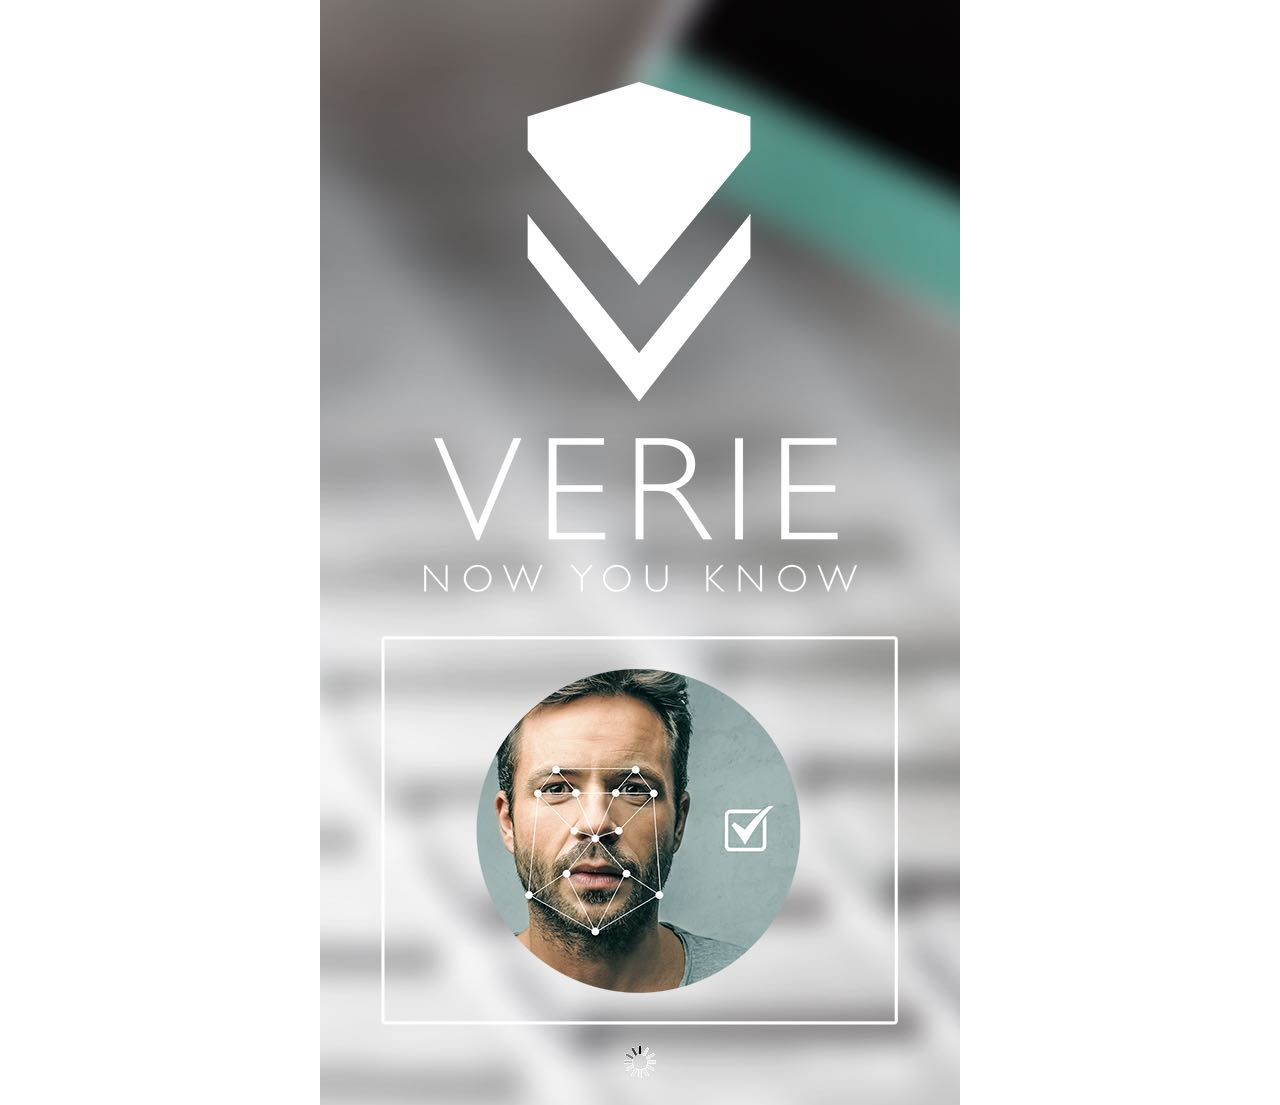
<file: index.html>
﻿<!DOCTYPE html>
<html>
  <head>
    <title>Verie</title>
    <meta http-equiv="X-UA-Compatible" content="IE=edge"/>
    <meta http-equiv="content-type" content="text/html; charset=utf-8"/>
    <meta name="viewport" content="width=540, user-scalable=no”/><style type=”text/css”> html { -webkit-tap-highlight-color:rgba(0,0,0,0); outline: none; -webkit-text-size-adjust: none; -webkit-touch-callout: none; -webkit-user-select: none; } input, textarea {-webkit-tap-highlight-color:#ccc; }</style><meta param=”"/>
    <meta name="apple-mobile-web-app-capable" content="yes"/>
    <link href="data/apple-touch-icon.png" rel="apple-touch-icon"/>
    <link href="data/startup-iphone.png" rel="apple-touch-startup-image" media="screen and (max-device-width: 320px)"/>
    <link href="resources/css/jquery-ui-themes.css" type="text/css" rel="stylesheet"/>
    <link href="resources/css/axure_rp_page.css" type="text/css" rel="stylesheet"/>
    <link href="data/styles.css" type="text/css" rel="stylesheet"/>
    <link href="files/verie/styles.css" type="text/css" rel="stylesheet"/>
    <link href="http://fonts.googleapis.com/css?family=Roboto:400,100,100italic,300,300italic,900italic,900,700italic,700,500italic,500,400italic" type="text/css" rel="stylesheet"/>
    <link href="https://dl.dropboxusercontent.com/u/1913634/IconFont-Google/style.css" type="text/css" rel="stylesheet"/>
    <script src="resources/scripts/jquery-1.7.1.min.js"></script>
    <script src="resources/scripts/jquery-ui-1.8.10.custom.min.js"></script>
    <script src="resources/scripts/axure/axQuery.js"></script>
    <script src="resources/scripts/axure/globals.js"></script>
    <script src="resources/scripts/axutils.js"></script>
    <script src="resources/scripts/axure/annotation.js"></script>
    <script src="resources/scripts/axure/axQuery.std.js"></script>
    <script src="resources/scripts/axure/doc.js"></script>
    <script src="data/document.js"></script>
    <script src="resources/scripts/messagecenter.js"></script>
    <script src="resources/scripts/axure/events.js"></script>
    <script src="resources/scripts/axure/action.js"></script>
    <script src="resources/scripts/axure/expr.js"></script>
    <script src="resources/scripts/axure/geometry.js"></script>
    <script src="resources/scripts/axure/flyout.js"></script>
    <script src="resources/scripts/axure/ie.js"></script>
    <script src="resources/scripts/axure/model.js"></script>
    <script src="resources/scripts/axure/repeater.js"></script>
    <script src="resources/scripts/axure/sto.js"></script>
    <script src="resources/scripts/axure/utils.temp.js"></script>
    <script src="resources/scripts/axure/variables.js"></script>
    <script src="resources/scripts/axure/drag.js"></script>
    <script src="resources/scripts/axure/move.js"></script>
    <script src="resources/scripts/axure/visibility.js"></script>
    <script src="resources/scripts/axure/style.js"></script>
    <script src="resources/scripts/axure/adaptive.js"></script>
    <script src="resources/scripts/axure/tree.js"></script>
    <script src="resources/scripts/axure/init.temp.js"></script>
    <script src="files/verie/data.js"></script>
    <script src="resources/scripts/axure/legacy.js"></script>
    <script src="resources/scripts/axure/viewer.js"></script>
    <script type="text/javascript">
      $axure.utils.getTransparentGifPath = function() { return 'resources/images/transparent.gif'; };
      $axure.utils.getOtherPath = function() { return 'resources/Other.html'; };
      $axure.utils.getReloadPath = function() { return 'resources/reload.html'; };
    </script>
  </head>
  <body>
    <div id="base" class="">

      <!-- Index (Dynamic Panel) -->
      <div id="u0" class="ax_dynamic_panel" data-label="Index">
        <div id="u0_state0" class="panel_state" data-label="SpashPage">
          <div id="u0_state0_content" class="panel_state_content">

            <!-- SpashScreen (Dynamic Panel) -->
            <div id="u1" class="ax_dynamic_panel" data-label="SpashScreen">
              <div id="u1_state0" class="panel_state" data-label="State1Visible">
                <div id="u1_state0_content" class="panel_state_content">

                  <!-- Unnamed (Image) -->
                  <div id="u2" class="ax_image">
                    <img id="u2_img" class="img " src="images/verie/u2.png"/>
                    <!-- Unnamed () -->
                    <div id="u3" class="text">
                      <p><span></span></p>
                    </div>
                  </div>
                </div>
              </div>
            </div>

            <!-- spin-2sec (Dynamic Panel) -->
            <div id="u4" class="ax_dynamic_panel" data-label="spin-2sec">
              <div id="u4_state0" class="panel_state" data-label="State1">
                <div id="u4_state0_content" class="panel_state_content">

                  <!-- Unnamed (Image) -->
                  <div id="u5" class="ax_image">
                    <img id="u5_img" class="img " src="images/verie/u5.gif"/>
                    <!-- Unnamed () -->
                    <div id="u6" class="text">
                      <p><span></span></p>
                    </div>
                  </div>
                </div>
              </div>
            </div>
          </div>
        </div>
        <div id="u0_state1" class="panel_state" data-label="HomePage">
          <div id="u0_state1_content" class="panel_state_content">

            <!-- Unnamed (background) -->

            <!-- Unnamed (Image) -->
            <div id="u8" class="ax_image">
              <img id="u8_img" class="img " src="images/verie/u8.png"/>
              <!-- Unnamed () -->
              <div id="u9" class="text">
                <p><span></span></p>
              </div>
            </div>

            <!-- Footer (Dynamic Panel) -->
            <div id="u10" class="ax_dynamic_panel" data-label="Footer">
              <div id="u10_state0" class="panel_state" data-label="State1">
                <div id="u10_state0_content" class="panel_state_content">

                  <!-- Unnamed (Shape) -->
                  <div id="u11" class="ax_shape">
                    <img id="u11_img" class="img " src="images/verie/u11.png"/>
                    <!-- Unnamed () -->
                    <div id="u12" class="text">
                      <p><span></span></p>
                    </div>
                  </div>

                  <!-- Unnamed (Shape) -->
                  <div id="u13" class="ax_paragraph">
                    <img id="u13_img" class="img " src="resources/images/transparent.gif"/>
                    <!-- Unnamed () -->
                    <div id="u14" class="text">
                      <p><span>Earn your trust. Get VERIED.</span></p>
                    </div>
                  </div>
                </div>
              </div>
            </div>

            <!-- Unnamed (Coming Soon Dialog) -->

            <!-- ComingSoonDialog (Dynamic Panel) -->
            <div id="u16" class="ax_dynamic_panel" data-label="ComingSoonDialog">
              <div id="u16_state0" class="panel_state" data-label="State1">
                <div id="u16_state0_content" class="panel_state_content">

                  <!-- Unnamed (Shape) -->
                  <div id="u17" class="ax_shape">
                    <img id="u17_img" class="img " src="images/verie/u17.png"/>
                    <!-- Unnamed () -->
                    <div id="u18" class="text">
                      <p style="font-size:30px;"><span style="font-size:30px;">Under Construction</span></p><p style="font-size:20px;"><span style="font-size:20px;">&nbsp;</span></p><p style="font-size:24px;"><span style="font-size:24px;">This feature is coming soon. Check back in a few days.</span></p>
                    </div>
                  </div>

                  <!-- Unnamed (Shape) -->
                  <div id="u19" class="ax_shape">
                    <img id="u19_img" class="img " src="resources/images/transparent.gif"/>
                    <!-- Unnamed () -->
                    <div id="u20" class="text">
                      <p><span>ACCEPT</span></p>
                    </div>
                  </div>

                  <!-- clickarea-A (Shape) -->
                  <div id="u21" class="ax_shape" data-label="clickarea-A">
                    <img id="u21_img" class="img " src="resources/images/transparent.gif"/>
                    <!-- Unnamed () -->
                    <div id="u22" class="text">
                      <p><span></span></p>
                    </div>
                  </div>
                </div>
              </div>
            </div>

            <!-- Unnamed (Image) -->
            <div id="u23" class="ax_image">
              <img id="u23_img" class="img " src="images/verie/u23.png"/>
              <!-- Unnamed () -->
              <div id="u24" class="text">
                <p><span></span></p>
              </div>
            </div>

            <!-- Unnamed (Shape) -->
            <div id="u25" class="ax_shape">
              <img id="u25_img" class="img " src="images/verie/u25.png"/>
              <!-- Unnamed () -->
              <div id="u26" class="text">
                <p><span>ENROLL ME</span></p>
              </div>
            </div>

            <!-- clickarea-A (Shape) -->
            <div id="u27" class="ax_shape" data-label="clickarea-A">
              <img id="u27_img" class="img " src="resources/images/transparent.gif"/>
              <!-- Unnamed () -->
              <div id="u28" class="text">
                <p><span></span></p>
              </div>
            </div>

            <!-- Unnamed (Shape) -->
            <div id="u29" class="ax_shape">
              <img id="u29_img" class="img " src="images/verie/u29.png"/>
              <!-- Unnamed () -->
              <div id="u30" class="text">
                <p><span>VERIE ME</span></p>
              </div>
            </div>

            <!-- clickarea-A (Shape) -->
            <div id="u31" class="ax_shape" data-label="clickarea-A">
              <img id="u31_img" class="img " src="resources/images/transparent.gif"/>
              <!-- Unnamed () -->
              <div id="u32" class="text">
                <p><span></span></p>
              </div>
            </div>
          </div>
        </div>
        <div id="u0_state2" class="panel_state" data-label="EnrollPage">
          <div id="u0_state2_content" class="panel_state_content">

            <!-- Unnamed (background) -->

            <!-- Unnamed (Image) -->
            <div id="u34" class="ax_image">
              <img id="u34_img" class="img " src="images/verie/u8.png"/>
              <!-- Unnamed () -->
              <div id="u35" class="text">
                <p><span></span></p>
              </div>
            </div>

            <!-- Unnamed (Shape) -->
            <div id="u36" class="ax_shape">
              <img id="u36_img" class="img " src="images/verie/u36.png"/>
              <!-- Unnamed () -->
              <div id="u37" class="text">
                <p><span>Enroll</span></p>
              </div>
            </div>

            <!-- Unnamed (Shape) -->
            <div id="u38" class="ax_paragraph">
              <img id="u38_img" class="img " src="resources/images/transparent.gif"/>
              <!-- Unnamed () -->
              <div id="u39" class="text">
                <p><span></span></p>
              </div>
            </div>

            <!-- Unnamed (Horizontal Line) -->
            <div id="u40" class="ax_horizontal_line">
              <img id="u40_start" class="img " src="resources/images/transparent.gif" alt="u40_start"/>
              <img id="u40_end" class="img " src="resources/images/transparent.gif" alt="u40_end"/>
              <img id="u40_line" class="img " src="images/verie/u40_line.png" alt="u40_line"/>
            </div>

            <!-- Unnamed (Shape) -->
            <div id="u41" class="ax_paragraph">
              <img id="u41_img" class="img " src="resources/images/transparent.gif"/>
              <!-- Unnamed () -->
              <div id="u42" class="text">
                <p><span>Take a short, 5 second video of yourself</span></p>
              </div>
            </div>

            <!-- Unnamed (Horizontal Line) -->
            <div id="u43" class="ax_horizontal_line">
              <img id="u43_start" class="img " src="resources/images/transparent.gif" alt="u43_start"/>
              <img id="u43_end" class="img " src="resources/images/transparent.gif" alt="u43_end"/>
              <img id="u43_line" class="img " src="images/verie/u40_line.png" alt="u43_line"/>
            </div>

            <!-- Unnamed (Shape) -->
            <div id="u44" class="ax_paragraph">
              <img id="u44_img" class="img " src="resources/images/transparent.gif"/>
              <!-- Unnamed () -->
              <div id="u45" class="text">
                <p><span>Scan the </span><span>Front</span><span> of your Government Issued ID or Driver's License </span></p>
              </div>
            </div>

            <!-- Unnamed (Shape) -->
            <div id="u46" class="ax_paragraph">
              <img id="u46_img" class="img " src="resources/images/transparent.gif"/>
              <!-- Unnamed () -->
              <div id="u47" class="text">
                <p><span>Scan the </span><span>Back</span><span> of your Government Issued ID or Driver's License </span></p>
              </div>
            </div>

            <!-- clickarea-A (Shape) -->
            <div id="u48" class="ax_shape" data-label="clickarea-A">
              <img id="u48_img" class="img " src="resources/images/transparent.gif"/>
              <!-- Unnamed () -->
              <div id="u49" class="text">
                <p><span></span></p>
              </div>
            </div>

            <!-- Unnamed (Shape) -->
            <div id="u50" class="ax_paragraph">
              <img id="u50_img" class="img " src="resources/images/transparent.gif"/>
              <!-- Unnamed () -->
              <div id="u51" class="text">
                <p><span></span></p>
              </div>
            </div>

            <!-- Step1SwipeArea (Dynamic Panel) -->
            <div id="u52" class="ax_dynamic_panel" data-label="Step1SwipeArea">
              <div id="u52_state0" class="panel_state" data-label="State1">
                <div id="u52_state0_content" class="panel_state_content">

                  <!-- Unnamed (Hot Spot) -->
                  <div id="u53" class="ax_hot_spot">
                  </div>
                </div>
              </div>
            </div>

            <!-- Step2SwipeArea (Dynamic Panel) -->
            <div id="u54" class="ax_dynamic_panel" data-label="Step2SwipeArea">
              <div id="u54_state0" class="panel_state" data-label="State1">
                <div id="u54_state0_content" class="panel_state_content">

                  <!-- Unnamed (Hot Spot) -->
                  <div id="u55" class="ax_hot_spot">
                  </div>
                </div>
              </div>
            </div>

            <!-- Step3SwipeArea (Dynamic Panel) -->
            <div id="u56" class="ax_dynamic_panel" data-label="Step3SwipeArea">
              <div id="u56_state0" class="panel_state" data-label="State1">
                <div id="u56_state0_content" class="panel_state_content">

                  <!-- Unnamed (Hot Spot) -->
                  <div id="u57" class="ax_hot_spot">
                  </div>
                </div>
              </div>
            </div>

            <!-- Step1Button (Dynamic Panel) -->
            <div id="u58" class="ax_dynamic_panel" data-label="Step1Button">
              <div id="u58_state0" class="panel_state" data-label="State1Default">
                <div id="u58_state0_content" class="panel_state_content">

                  <!-- Unnamed (Shape) -->
                  <div id="u59" class="ax_shape">
                    <img id="u59_img" class="img " src="images/verie/u59.png"/>
                    <!-- Unnamed () -->
                    <div id="u60" class="text">
                      <p><span>Step 1</span></p>
                    </div>
                  </div>
                </div>
              </div>
              <div id="u58_state1" class="panel_state" data-label="State2Complete">
                <div id="u58_state1_content" class="panel_state_content">

                  <!-- Unnamed (Shape) -->
                  <div id="u61" class="ax_shape">
                    <img id="u61_img" class="img " src="images/verie/u59.png"/>
                    <!-- Unnamed () -->
                    <div id="u62" class="text">
                      <p><span></span></p>
                    </div>
                  </div>

                  <!-- Unnamed (Image) -->
                  <div id="u63" class="ax_image">
                    <img id="u63_img" class="img " src="images/verie/u63.png"/>
                    <!-- Unnamed () -->
                    <div id="u64" class="text">
                      <p><span></span></p>
                    </div>
                  </div>
                </div>
              </div>
            </div>

            <!-- Step2Button (Dynamic Panel) -->
            <div id="u65" class="ax_dynamic_panel" data-label="Step2Button">
              <div id="u65_state0" class="panel_state" data-label="State1Default">
                <div id="u65_state0_content" class="panel_state_content">

                  <!-- Unnamed (Shape) -->
                  <div id="u66" class="ax_shape">
                    <img id="u66_img" class="img " src="images/verie/u59.png"/>
                    <!-- Unnamed () -->
                    <div id="u67" class="text">
                      <p><span>Step 2</span></p>
                    </div>
                  </div>
                </div>
              </div>
              <div id="u65_state1" class="panel_state" data-label="State2Complete">
                <div id="u65_state1_content" class="panel_state_content">

                  <!-- Unnamed (Shape) -->
                  <div id="u68" class="ax_shape">
                    <img id="u68_img" class="img " src="images/verie/u59.png"/>
                    <!-- Unnamed () -->
                    <div id="u69" class="text">
                      <p><span></span></p>
                    </div>
                  </div>

                  <!-- Unnamed (Image) -->
                  <div id="u70" class="ax_image">
                    <img id="u70_img" class="img " src="images/verie/u63.png"/>
                    <!-- Unnamed () -->
                    <div id="u71" class="text">
                      <p><span></span></p>
                    </div>
                  </div>
                </div>
              </div>
            </div>

            <!-- Step3Button (Dynamic Panel) -->
            <div id="u72" class="ax_dynamic_panel" data-label="Step3Button">
              <div id="u72_state0" class="panel_state" data-label="State1Default">
                <div id="u72_state0_content" class="panel_state_content">

                  <!-- Unnamed (Shape) -->
                  <div id="u73" class="ax_shape">
                    <img id="u73_img" class="img " src="images/verie/u59.png"/>
                    <!-- Unnamed () -->
                    <div id="u74" class="text">
                      <p><span>Step 3</span></p>
                    </div>
                  </div>
                </div>
              </div>
              <div id="u72_state1" class="panel_state" data-label="State2Complete">
                <div id="u72_state1_content" class="panel_state_content">

                  <!-- Unnamed (Shape) -->
                  <div id="u75" class="ax_shape">
                    <img id="u75_img" class="img " src="images/verie/u59.png"/>
                    <!-- Unnamed () -->
                    <div id="u76" class="text">
                      <p><span></span></p>
                    </div>
                  </div>

                  <!-- Unnamed (Image) -->
                  <div id="u77" class="ax_image">
                    <img id="u77_img" class="img " src="images/verie/u63.png"/>
                    <!-- Unnamed () -->
                    <div id="u78" class="text">
                      <p><span></span></p>
                    </div>
                  </div>
                </div>
              </div>
            </div>

            <!-- Footer (Dynamic Panel) -->
            <div id="u79" class="ax_dynamic_panel" data-label="Footer">
              <div id="u79_state0" class="panel_state" data-label="State1">
                <div id="u79_state0_content" class="panel_state_content">

                  <!-- Unnamed (Shape) -->
                  <div id="u80" class="ax_shape">
                    <img id="u80_img" class="img " src="images/verie/u11.png"/>
                    <!-- Unnamed () -->
                    <div id="u81" class="text">
                      <p><span></span></p>
                    </div>
                  </div>

                  <!-- Unnamed (Shape) -->
                  <div id="u82" class="ax_paragraph">
                    <img id="u82_img" class="img " src="resources/images/transparent.gif"/>
                    <!-- Unnamed () -->
                    <div id="u83" class="text">
                      <p><span>Complete all steps to continue.</span></p>
                    </div>
                  </div>
                </div>
              </div>
            </div>

            <!-- ContinueButton (Dynamic Panel) -->
            <div id="u84" class="ax_dynamic_panel" data-label="ContinueButton">
              <div id="u84_state0" class="panel_state" data-label="State1">
                <div id="u84_state0_content" class="panel_state_content">

                  <!-- Complete (Shape) -->
                  <div id="u85" class="ax_shape" data-label="Complete">
                    <img id="u85_img" class="img " src="images/verie/u25.png"/>
                    <!-- Unnamed () -->
                    <div id="u86" class="text">
                      <p><span>CONTINUE</span></p>
                    </div>
                  </div>

                  <!-- clickarea-A (Shape) -->
                  <div id="u87" class="ax_shape" data-label="clickarea-A">
                    <img id="u87_img" class="img " src="resources/images/transparent.gif"/>
                    <!-- Unnamed () -->
                    <div id="u88" class="text">
                      <p><span></span></p>
                    </div>
                  </div>
                </div>
              </div>
            </div>

            <!-- Unnamed (Shape) -->
            <div id="u89" class="ax_paragraph">
              <img id="u89_img" class="img " src="resources/images/transparent.gif"/>
              <!-- Unnamed () -->
              <div id="u90" class="text">
                <p><span></span></p>
              </div>
            </div>

            <!-- Unnamed (Shape) -->
            <div id="u91" class="ax_paragraph">
              <img id="u91_img" class="img " src="resources/images/transparent.gif"/>
              <!-- Unnamed () -->
              <div id="u92" class="text">
                <p><span></span></p>
              </div>
            </div>

            <!-- ProcessingLogo (Dynamic Panel) -->
            <div id="u93" class="ax_dynamic_panel" data-label="ProcessingLogo">
              <div id="u93_state0" class="panel_state" data-label="State1">
                <div id="u93_state0_content" class="panel_state_content">

                  <!-- Unnamed (background) -->

                  <!-- Unnamed (Image) -->
                  <div id="u95" class="ax_image">
                    <img id="u95_img" class="img " src="images/verie/u8.png"/>
                    <!-- Unnamed () -->
                    <div id="u96" class="text">
                      <p><span></span></p>
                    </div>
                  </div>

                  <!-- Unnamed (Shape) -->
                  <div id="u97" class="ax_shape">
                    <img id="u97_img" class="img " src="images/verie/u97.png"/>
                    <!-- Unnamed () -->
                    <div id="u98" class="text">
                      <p><span></span></p>
                    </div>
                  </div>

                  <!-- Unnamed (Image) -->
                  <div id="u99" class="ax_image">
                    <img id="u99_img" class="img " src="images/verie/u99.gif"/>
                    <!-- Unnamed () -->
                    <div id="u100" class="text">
                      <p><span></span></p>
                    </div>
                  </div>
                </div>
              </div>
            </div>
          </div>
        </div>
        <div id="u0_state3" class="panel_state" data-label="SelfieImagePage">
          <div id="u0_state3_content" class="panel_state_content">

            <!-- Unnamed (Dynamic Panel) -->
            <div id="u101" class="ax_dynamic_panel">
              <div id="u101_state0" class="panel_state" data-label="State1">
                <div id="u101_state0_content" class="panel_state_content">

                  <!-- Unnamed (Image) -->
                  <div id="u102" class="ax_image">
                    <img id="u102_img" class="img " src="images/verie/u102.jpg"/>
                    <!-- Unnamed () -->
                    <div id="u103" class="text">
                      <p><span></span></p>
                    </div>
                  </div>

                  <!-- Unnamed (Image) -->
                  <div id="u104" class="ax_image">
                    <img id="u104_img" class="img " src="images/verie/u104.png"/>
                    <!-- Unnamed () -->
                    <div id="u105" class="text">
                      <p><span></span></p>
                    </div>
                  </div>

                  <!-- Unnamed (Image) -->
                  <div id="u106" class="ax_image">
                    <img id="u106_img" class="img " src="images/verie/u106.png"/>
                    <!-- Unnamed () -->
                    <div id="u107" class="text">
                      <p><span></span></p>
                    </div>
                  </div>

                  <!-- Unnamed (Shape) -->
                  <div id="u108" class="ax_shape">
                    <img id="u108_img" class="img " src="images/verie/u108.png"/>
                    <!-- Unnamed () -->
                    <div id="u109" class="text">
                      <p><span></span></p>
                    </div>
                  </div>

                  <!-- Unnamed (Shape) -->
                  <div id="u110" class="ax_shape">
                    <img id="u110_img" class="img " src="images/verie/u108.png"/>
                    <!-- Unnamed () -->
                    <div id="u111" class="text">
                      <p><span></span></p>
                    </div>
                  </div>

                  <!-- Unnamed (Shape) -->
                  <div id="u112" class="ax_shape">
                    <img id="u112_img" class="img " src="images/verie/u112.png"/>
                    <!-- Unnamed () -->
                    <div id="u113" class="text">
                      <p><span></span></p>
                    </div>
                  </div>

                  <!-- Unnamed (Shape) -->
                  <div id="u114" class="ax_paragraph">
                    <img id="u114_img" class="img " src="resources/images/transparent.gif"/>
                    <!-- Unnamed () -->
                    <div id="u115" class="text">
                      <p><span>Take Picture of Yourself</span></p>
                    </div>
                  </div>
                </div>
              </div>
            </div>
          </div>
        </div>
        <div id="u0_state4" class="panel_state" data-label="FrontImagePage">
          <div id="u0_state4_content" class="panel_state_content">

            <!-- Unnamed (Dynamic Panel) -->
            <div id="u116" class="ax_dynamic_panel">
              <div id="u116_state0" class="panel_state" data-label="State1">
                <div id="u116_state0_content" class="panel_state_content">

                  <!-- Unnamed (Image) -->
                  <div id="u117" class="ax_image">
                    <img id="u117_img" class="img " src="images/verie/u117.png"/>
                    <!-- Unnamed () -->
                    <div id="u118" class="text">
                      <p><span></span></p>
                    </div>
                  </div>

                  <!-- Unnamed (Shape) -->
                  <div id="u119" class="ax_shape">
                    <img id="u119_img" class="img " src="images/verie/u119.png"/>
                    <!-- Unnamed () -->
                    <div id="u120" class="text">
                      <p><span></span></p>
                    </div>
                  </div>

                  <!-- Unnamed (Shape) -->
                  <div id="u121" class="ax_shape">
                    <img id="u121_img" class="img " src="images/verie/u119.png"/>
                    <!-- Unnamed () -->
                    <div id="u122" class="text">
                      <p><span></span></p>
                    </div>
                  </div>

                  <!-- Unnamed (Shape) -->
                  <div id="u123" class="ax_shape">
                    <img id="u123_img" class="img " src="images/verie/u123.png"/>
                    <!-- Unnamed () -->
                    <div id="u124" class="text">
                      <p><span></span></p>
                    </div>
                  </div>

                  <!-- Unnamed (Shape) -->
                  <div id="u125" class="ax_shape">
                    <img id="u125_img" class="img " src="images/verie/u125.png"/>
                    <!-- Unnamed () -->
                    <div id="u126" class="text">
                      <p><span></span></p>
                    </div>
                  </div>

                  <!-- Unnamed (Shape) -->
                  <div id="u127" class="ax_paragraph">
                    <img id="u127_img" class="img " src="resources/images/transparent.gif"/>
                    <!-- Unnamed () -->
                    <div id="u128" class="text">
                      <p><span>Take ID Card Front Picture</span></p>
                    </div>
                  </div>

                  <!-- Unnamed (Image) -->
                  <div id="u129" class="ax_image">
                    <img id="u129_img" class="img " src="images/verie/u104.png"/>
                    <!-- Unnamed () -->
                    <div id="u130" class="text">
                      <p><span></span></p>
                    </div>
                  </div>
                </div>
              </div>
            </div>
          </div>
        </div>
        <div id="u0_state5" class="panel_state" data-label="BackImagePage">
          <div id="u0_state5_content" class="panel_state_content">

            <!-- Unnamed (Dynamic Panel) -->
            <div id="u131" class="ax_dynamic_panel">
              <div id="u131_state0" class="panel_state" data-label="State1">
                <div id="u131_state0_content" class="panel_state_content">

                  <!-- Unnamed (Image) -->
                  <div id="u132" class="ax_image">
                    <img id="u132_img" class="img " src="images/verie/u132.jpg"/>
                    <!-- Unnamed () -->
                    <div id="u133" class="text">
                      <p><span></span></p>
                    </div>
                  </div>

                  <!-- Unnamed (Image) -->
                  <div id="u134" class="ax_image">
                    <img id="u134_img" class="img " src="images/verie/u104.png"/>
                    <!-- Unnamed () -->
                    <div id="u135" class="text">
                      <p><span></span></p>
                    </div>
                  </div>

                  <!-- Unnamed (Image) -->
                  <div id="u136" class="ax_image">
                    <img id="u136_img" class="img " src="images/verie/u106.png"/>
                    <!-- Unnamed () -->
                    <div id="u137" class="text">
                      <p><span></span></p>
                    </div>
                  </div>

                  <!-- Unnamed (Shape) -->
                  <div id="u138" class="ax_shape">
                    <img id="u138_img" class="img " src="images/verie/u108.png"/>
                    <!-- Unnamed () -->
                    <div id="u139" class="text">
                      <p><span></span></p>
                    </div>
                  </div>

                  <!-- Unnamed (Shape) -->
                  <div id="u140" class="ax_shape">
                    <img id="u140_img" class="img " src="images/verie/u108.png"/>
                    <!-- Unnamed () -->
                    <div id="u141" class="text">
                      <p><span></span></p>
                    </div>
                  </div>

                  <!-- Unnamed (Shape) -->
                  <div id="u142" class="ax_shape">
                    <img id="u142_img" class="img " src="images/verie/u142.png"/>
                    <!-- Unnamed () -->
                    <div id="u143" class="text">
                      <p><span></span></p>
                    </div>
                  </div>

                  <!-- Unnamed (Shape) -->
                  <div id="u144" class="ax_shape">
                    <img id="u144_img" class="img " src="images/verie/u144.png"/>
                    <!-- Unnamed () -->
                    <div id="u145" class="text">
                      <p><span></span></p>
                    </div>
                  </div>

                  <!-- Unnamed (Shape) -->
                  <div id="u146" class="ax_paragraph">
                    <img id="u146_img" class="img " src="resources/images/transparent.gif"/>
                    <!-- Unnamed () -->
                    <div id="u147" class="text">
                      <p><span>Take ID Card Back Picture</span></p>
                    </div>
                  </div>
                </div>
              </div>
            </div>
          </div>
        </div>
        <div id="u0_state6" class="panel_state" data-label="EnrollCompletePage">
          <div id="u0_state6_content" class="panel_state_content">

            <!-- Unnamed (background) -->

            <!-- Unnamed (Image) -->
            <div id="u149" class="ax_image">
              <img id="u149_img" class="img " src="images/verie/u8.png"/>
              <!-- Unnamed () -->
              <div id="u150" class="text">
                <p><span></span></p>
              </div>
            </div>

            <!-- EmailSection (Dynamic Panel) -->
            <div id="u151" class="ax_dynamic_panel" data-label="EmailSection">
              <div id="u151_state0" class="panel_state" data-label="State1EnterEmail">
                <div id="u151_state0_content" class="panel_state_content">

                  <!-- Un-Active-Input (Shape) -->
                  <div id="u152" class="ax_shape" data-label="Un-Active-Input">
                    <img id="u152_img" class="img " src="images/verie/un-active-input_u152.png"/>
                    <!-- Unnamed () -->
                    <div id="u153" class="text">
                      <p><span></span></p>
                    </div>
                  </div>

                  <!-- Active-Input-Field (Text Field) -->
                  <div id="u154" class="ax_text_field" data-label="Active-Input-Field">
                    <input id="u154_input" type="text" value="Email"/>
                  </div>

                  <!-- EmailErrorPopup (Dynamic Panel) -->
                  <div id="u155" class="ax_dynamic_panel" data-label="EmailErrorPopup">
                    <div id="u155_state0" class="panel_state" data-label="State1Visible">
                      <div id="u155_state0_content" class="panel_state_content">

                        <!-- Unnamed (Shape) -->
                        <div id="u156" class="ax_shape">
                          <img id="u156_img" class="img " src="images/verie/u156.png"/>
                          <!-- Unnamed () -->
                          <div id="u157" class="text">
                            <p><span>Invalid Email</span></p>
                          </div>
                        </div>

                        <!-- Unnamed (Shape) -->
                        <div id="u158" class="ax_shape">
                          <img id="u158_img" class="img " src="images/verie/u158.png"/>
                          <!-- Unnamed () -->
                          <div id="u159" class="text">
                            <p><span></span></p>
                          </div>
                        </div>
                      </div>
                    </div>
                  </div>

                  <!-- Unnamed (Shape) -->
                  <div id="u160" class="ax_shape">
                    <img id="u160_img" class="img " src="images/verie/u29.png"/>
                    <!-- Unnamed () -->
                    <div id="u161" class="text">
                      <p><span>COMPLETE</span></p>
                    </div>
                  </div>

                  <!-- clickarea-A (Shape) -->
                  <div id="u162" class="ax_shape" data-label="clickarea-A">
                    <img id="u162_img" class="img " src="resources/images/transparent.gif"/>
                    <!-- Unnamed () -->
                    <div id="u163" class="text">
                      <p><span></span></p>
                    </div>
                  </div>
                </div>
              </div>
              <div id="u151_state1" class="panel_state" data-label="State2Complete">
                <div id="u151_state1_content" class="panel_state_content">

                  <!-- complete-message (Shape) -->
                  <div id="u164" class="ax_paragraph" data-label="complete-message">
                    <img id="u164_img" class="img " src="resources/images/transparent.gif"/>
                    <!-- Unnamed () -->
                    <div id="u165" class="text">
                      <p><span>Almost done!</span></p><p><span>Check your email to complete Enrollment.</span></p>
                    </div>
                  </div>
                </div>
              </div>
            </div>

            <!-- Unnamed (Shape) -->
            <div id="u166" class="ax_shape">
              <img id="u166_img" class="img " src="images/verie/u36.png"/>
              <!-- Unnamed () -->
              <div id="u167" class="text">
                <p><span>Complete Enrollment</span></p>
              </div>
            </div>

            <!-- Unnamed (Shape) -->
            <div id="u168" class="ax_paragraph">
              <img id="u168_img" class="img " src="resources/images/transparent.gif"/>
              <!-- Unnamed () -->
              <div id="u169" class="text">
                <p><span></span></p>
              </div>
            </div>

            <!-- clickarea-A (Shape) -->
            <div id="u170" class="ax_shape" data-label="clickarea-A">
              <img id="u170_img" class="img " src="resources/images/transparent.gif"/>
              <!-- Unnamed () -->
              <div id="u171" class="text">
                <p><span></span></p>
              </div>
            </div>

            <!-- Unnamed (Image) -->
            <div id="u172" class="ax_image">
              <img id="u172_img" class="img " src="images/verie/u172.png"/>
              <!-- Unnamed () -->
              <div id="u173" class="text">
                <p><span></span></p>
              </div>
            </div>

            <!-- Unnamed (Horizontal Line) -->
            <div id="u174" class="ax_horizontal_line">
              <img id="u174_start" class="img " src="resources/images/transparent.gif" alt="u174_start"/>
              <img id="u174_end" class="img " src="resources/images/transparent.gif" alt="u174_end"/>
              <img id="u174_line" class="img " src="images/verie/u174_line.png" alt="u174_line"/>
            </div>

            <!-- Unnamed (Shape) -->
            <div id="u175" class="ax_paragraph">
              <img id="u175_img" class="img " src="resources/images/transparent.gif"/>
              <!-- Unnamed () -->
              <div id="u176" class="text">
                <p><span>YOU ARE NOW&nbsp; VERIED.</span></p>
              </div>
            </div>

            <!-- Unnamed (Shape) -->
            <div id="u177" class="ax_paragraph">
              <img id="u177_img" class="img " src="resources/images/transparent.gif"/>
              <!-- Unnamed () -->
              <div id="u178" class="text">
                <p><span>Congratulations! </span></p>
              </div>
            </div>
          </div>
        </div>
      </div>
    </div>
  </body>
</html>
</file>
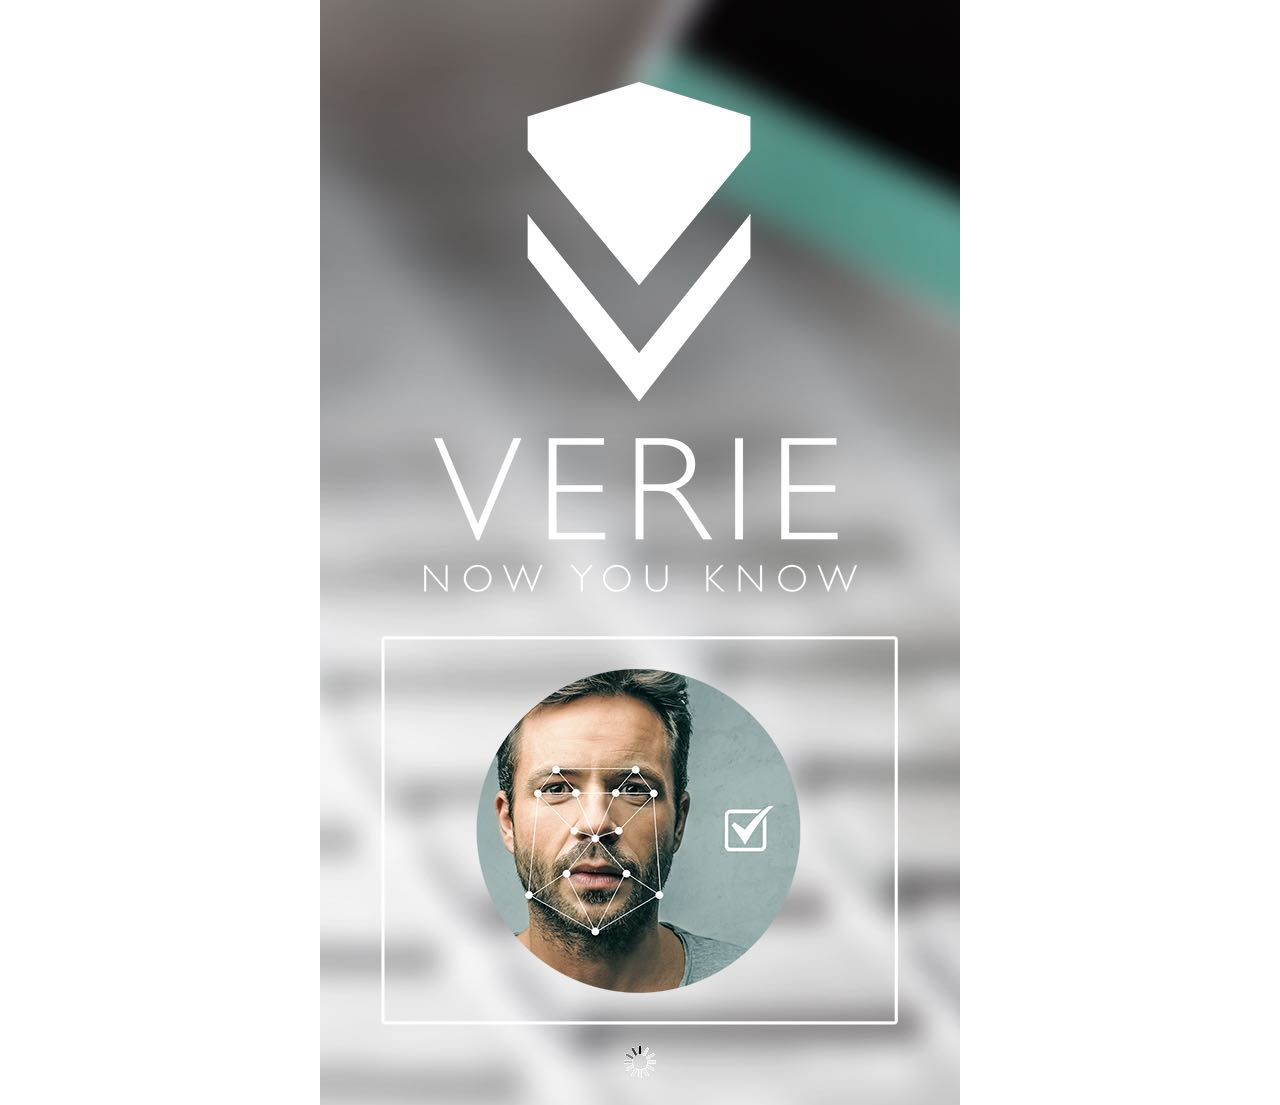
<file: resources/reload.html>
﻿<html>
	<head>
		<title></title>
	</head>
	<body>
	
	<script language="javascript">
	function getUrl() {
      var query = window.location.hash.substring(1);
      var vars = query.split("&&&");
      for (var i=0;i<vars.length;i++) {
        var url = vars[i];
        return decodeURI(url).replace("html%23","html#");
      } 
    }

    var rel = '../';
    var url = getUrl();
    if (url.indexOf(":") > 0 && url.indexOf(":") < 10) rel = '';
	self.location.href = rel + url;
	</script>
	
	</body>
</html>
</file>
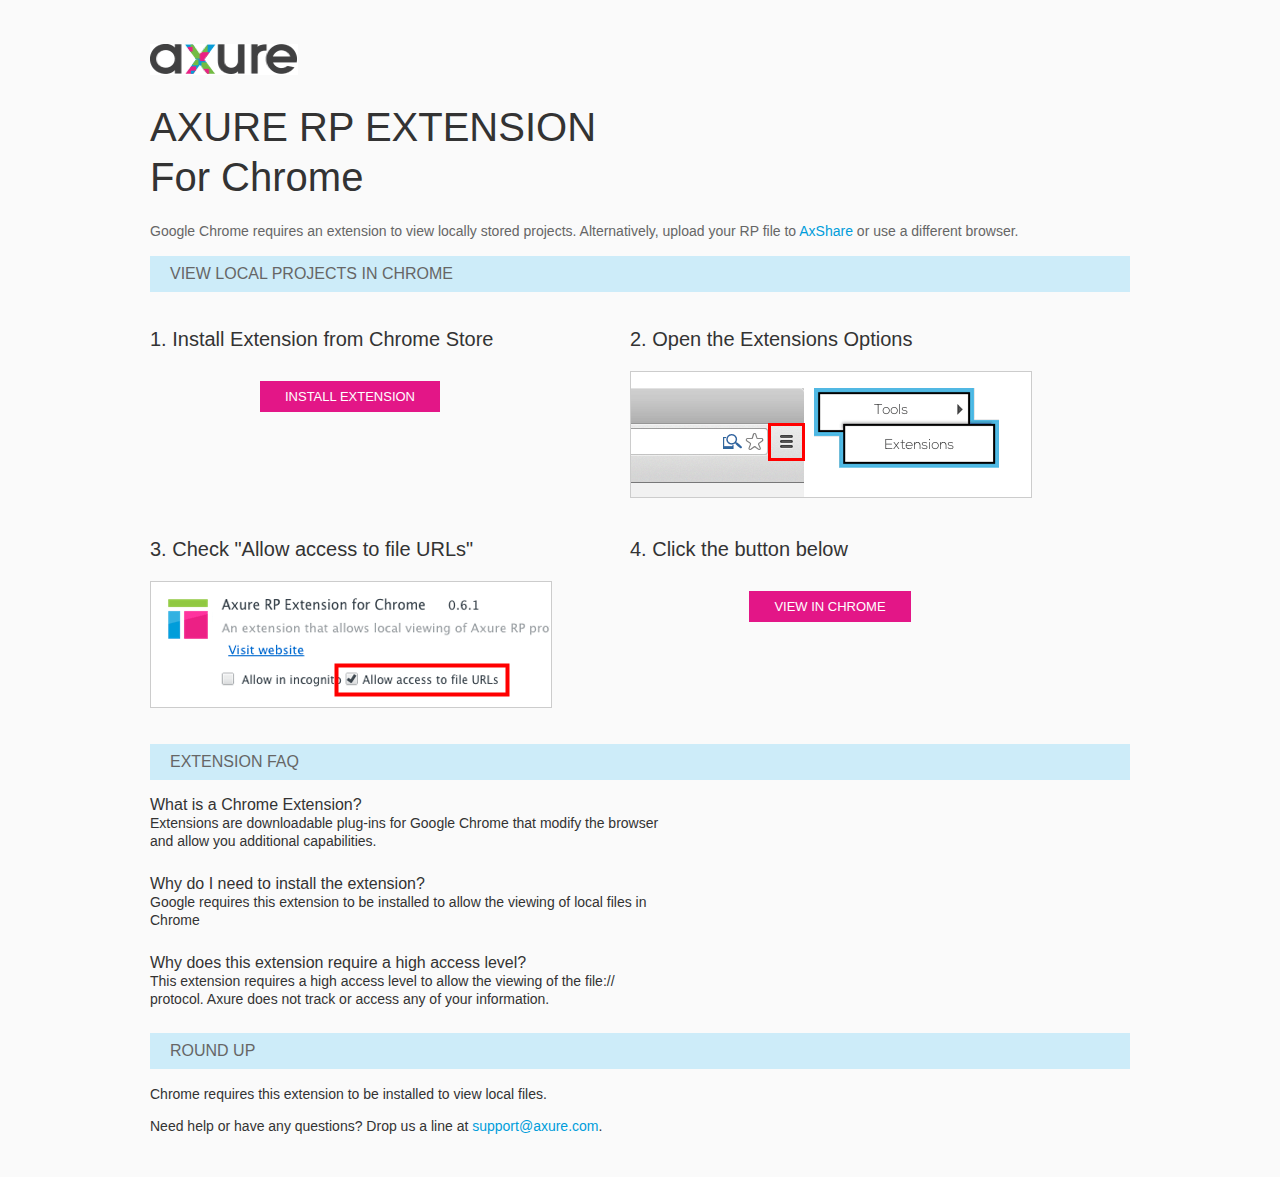
<file: resources/chrome/chrome.html>
<html>
<head>
    <title>Install the Axure RP Chrome Extension</title>
    <style type="text/css">
        *
        {
            font-family: Helvetica, Arial, sans-serif;
        }
        body
        {
            text-align: center;
            background-color: #fafafa;
        }
        p
        {
            font-size: 14px;
            line-height: 18px;
            color: #333333;
        }
        div.container
        {
            width: 980px;
            margin-left: auto;
            margin-right: auto;
            text-align: left;
        }
        a
        {
            text-decoration: none;
            color: #009dda;
        }
        .button
        {
            background: #E31687;
            font: normal 16px Arial, sans-serif;
            color: #FFFFFF;
            padding: 8px 25px 8px 25px;
            border: 0;
            display: inline-block;
            margin-top: 10px;
            text-transform: uppercase;
            font-size: 13px;
        }
        a:hover.button
        {
            opacity: .8;
        }
        div.left
        {
            width: 400px;
            float: left;
            margin-right: 80px;
        }
        div.right
        {
            width: 400px;
            float: left;
        }
        div.buttonContainer
        {
            text-align: center;
        }
        h1
        {
            font-size: 40px;
            color: #333333;
            line-height: 50px;
            margin-bottom: 20px;
            font-weight: normal;
        }
        h2
        {
            font-size: 38px;
            font-weight: normal;
            color: #08639C;
            text-align: center;
        }
        h3
        {
            font-size: 20px;
            color: #333333;
            font-weight: normal;
        }
        .heading
        {
            background-color: #cdecf9;
            height: 36px;
            line-height: 36px;
            padding-left: 20px;
            font-size: 16px;
            color: #666666;
        }
        span.faq
        {
            font-size: 16px;
            font-weight: normal;
            color: #333333;
            display: block;
        }
    </style>
</head>
<body>
    <div class="container">
        <br />
        <br />
        <img src="axure_logo.gif" alt="axure" />
        <br />
        <h1>
            AXURE RP EXTENSION<br />
            For Chrome</h1>
        <p style="font-size: 14px; color: #666666; margin-top: 10px;">
            Google Chrome requires an extension to view locally stored projects. Alternatively,
            upload your RP file to <a href="https://share.axure.com">AxShare</a> or use a different
            browser.</p>
        <h3 class="heading">
            VIEW LOCAL PROJECTS IN CHROME</h3>
        <div class="left">
            <h3>
                1. Install Extension from Chrome Store</h3>
            <div class="buttonContainer">
                <a class="button" href="https://chrome.google.com/webstore/detail/dogkpdfcklifaemcdfbildhcofnopogp"
                    target="_blank">Install Extension</a>
            </div>
        </div>
        <div class="right">
            <h3>
                2. Open the Extensions Options</h3>
            <img src="extensions_menu.gif" alt="extensions" />
        </div>
        <div style="clear: both; height: 20px;">
            &nbsp;</div>
        <div class="left">
            <h3>
                3. Check "Allow access to file URLs"</h3>
            <img src="allow_access.gif" alt="allow access" />
        </div>
        <div class="right">
            <h3>
                4. Click the button below</h3>
            <div class="buttonContainer">
                <a class="button" href="../../start.html">View in Chrome</a>
            </div>
        </div>
        <div style="clear: both; height: 20px;">
        </div>
        <h3 class="heading">
            EXTENSION FAQ</h3>
        <p>
            <span class="faq">What is a Chrome Extension?</span> Extensions are downloadable
            plug-ins for Google Chrome that modify the browser<br />
            and allow you additional capabilities.
        </p>
        <p style="margin-top: 25px;">
            <span class="faq">Why do I need to install the extension?</span> Google requires
            this extension to be installed to allow the viewing of local files in<br />
            Chrome
        </p>
        <p style="margin-top: 25px; margin-bottom: 25px;">
            <span class="faq">Why does this extension require a high access level?</span> This
            extension requires a high access level to allow the viewing of the file://<br />
            protocol. Axure does not track or access any of your information.
        </p>
        <h3 class="heading">
            ROUND UP</h3>
        <p>
            Chrome requires this extension to be installed to view local files.</p>
        <p>
            Need help or have any questions? Drop us a line at <a href="mailto:support@axure.com">
                support@axure.com</a>.
        </p>
        <div style="clear: both; height: 20px;">
        </div>
    </div>
</body>
</html>
</file>
<file: resources/css/axure_rp_page.css>
﻿/* so the window resize fires within a frame in IE7 */
html, body {
    height: 100%;    
}

a {
	color: inherit;
}

p {
	margin: 0px;
}

iframe {
	background: #FFFFFF;
}

/* to match IE with C, FF */
input {
    padding: 1px 0px 1px 0px;
    box-sizing: border-box;
    -moz-box-sizing: border-box;
}

textarea {
    margin: 0px;
    box-sizing: border-box;
    -moz-box-sizing: border-box;
}

div.intcases {
	font-family: arial; 
	font-size: 12px;
    text-align:left; 
	border:1px solid #AAA; 
	background:#FFF none repeat scroll 0% 0%; 
	z-index:9999; 
	visibility:hidden; 
	position:absolute;
    padding: 0px;
    border-radius: 3px;
	white-space: nowrap;
}

div.intcaselink {
	cursor: pointer;
    padding: 3px 8px 3px 8px;
    margin: 5px;
	background:#EEE none repeat scroll 0% 0%; 
	border:1px solid #AAA;
    border-radius: 3px;
}

div.refpageimage {
	position: absolute;
    left: 0px;
    top: 0px;
	font-size: 0px;
	width: 16px;
	height: 16px;
	cursor: pointer;
	background-image: url(images/newwindow.gif);
	background-repeat: no-repeat;
}

div.annnoteimage {
	position: absolute;
    left: 0px;
    top: 0px;
	font-size: 0px;
	width: 16px;
	height: 12px;
	cursor: help;
	background-image: url(images/note.gif);
	background-repeat: no-repeat;
}

div.annnotelabel {
	position: absolute;
    left: 0px;
    top: 0px;
	font-family: Arial;
	font-size: 10px;
	border: 1px solid rgb(166,221,242);
	cursor: help;
	background:rgb(0,157,217) none repeat scroll 0% 0%; 
	padding-left:3px; 
	padding-right:3px;
	white-space: nowrap;
	color: white;
}
 
.annotationName {
	font-size: 13px;
	font-weight: bold;
	margin-bottom: 3px;
	white-space: nowrap;
}

.annotation {
	font-size: 12px;
	padding-left: 2px;
	margin-bottom: 5px;
}

/* this is a fix for the issue where dialogs jump around and takes the text-align from the body */
.dialogFix {
    position:absolute;
    text-align:left;
}


@keyframes pulsate {
  from {
    box-shadow: 0 0 10px #74BA11;
  }
  to {
    box-shadow: 0 0 20px #74BA11;
  }
}

@-webkit-keyframes pulsate {
  from {
    -webkit-box-shadow: 0 0 10px #74BA11;
    box-shadow: 0 0 10px #74BA11;
  }
  to {
    -webkit-box-shadow: 0 0 20px #74BA11;
    box-shadow: 0 0 20px #74BA11;
  }
}
 
@-moz-keyframes pulsate {
  from {
    -moz-box-shadow: 0 0 10px #74BA11;
    box-shadow: 0 0 10px #74BA11;
  }
  to {
    -moz-box-shadow: 0 0 20px #74BA11;
    box-shadow: 0 0 20px #74BA11;
  }
}

.legacyPulsateBorder {
	border: 5px solid #74BA11;
	margin: -5px;
}

.pulsateBorder {
  animation-name: pulsate;
  animation-timing-function: ease-in-out;
  animation-duration: 0.9s;
  animation-iteration-count: infinite;
  animation-direction: alternate;
  
  -webkit-animation-name: pulsate;
  -webkit-animation-timing-function: ease-in-out;
  -webkit-animation-duration: 0.9s;
  -webkit-animation-iteration-count: infinite;
  -webkit-animation-direction: alternate;

  -moz-animation-name: pulsate;
  -moz-animation-timing-function: ease-in-out;
  -moz-animation-duration: 0.9s;
  -moz-animation-iteration-count: infinite;
  -moz-animation-direction: alternate;
}
</file>
<file: data/styles.css>
﻿.ax_shape {
  font-family:'ArialMT', 'Arial';
  font-weight:400;
  font-style:normal;
  font-size:13px;
  color:#333333;
  text-align:center;
  line-height:normal;
}
.ax_paragraph {
  font-family:'ArialMT', 'Arial';
  font-weight:400;
  font-style:normal;
  font-size:13px;
  color:#333333;
  text-align:left;
  line-height:normal;
}
.ax_h1 {
  font-family:'Arial-BoldMT', 'Arial Bold', 'Arial';
  font-weight:700;
  font-style:normal;
  font-size:32px;
  color:#333333;
  text-align:left;
  line-height:normal;
}
.ax_h2 {
  font-family:'Arial-BoldMT', 'Arial Bold', 'Arial';
  font-weight:700;
  font-style:normal;
  font-size:24px;
  color:#333333;
  text-align:left;
  line-height:normal;
}
.ax_h3 {
  font-family:'Arial-BoldMT', 'Arial Bold', 'Arial';
  font-weight:700;
  font-style:normal;
  font-size:18px;
  color:#333333;
  text-align:left;
  line-height:normal;
}
.ax_h4 {
  font-family:'Arial-BoldMT', 'Arial Bold', 'Arial';
  font-weight:700;
  font-style:normal;
  font-size:14px;
  color:#333333;
  text-align:left;
  line-height:normal;
}
.ax_h5 {
  font-family:'Arial-BoldMT', 'Arial Bold', 'Arial';
  font-weight:700;
  font-style:normal;
  font-size:13px;
  color:#333333;
  text-align:left;
  line-height:normal;
}
.ax_h6 {
  font-family:'Arial-BoldMT', 'Arial Bold', 'Arial';
  font-weight:700;
  font-style:normal;
  font-size:10px;
  color:#333333;
  text-align:left;
  line-height:normal;
}
.ax_image {
  font-family:'ArialMT', 'Arial';
  font-weight:400;
  font-style:normal;
  font-size:13px;
  color:#000000;
  text-align:center;
  line-height:normal;
}
.ax_text_link {
  color:#0000FF;
}
.ax_text_link_mouse_over {
}
.ax_text_link_mouse_down {
}
.ax_text_field {
  font-family:'ArialMT', 'Arial';
  font-weight:400;
  font-style:normal;
  font-size:13px;
  color:#000000;
  text-align:left;
  line-height:normal;
}
.ax_text_area {
  font-family:'ArialMT', 'Arial';
  font-weight:400;
  font-style:normal;
  font-size:13px;
  color:#000000;
  text-align:left;
  line-height:normal;
}
.ax_droplist {
  font-family:'ArialMT', 'Arial';
  font-weight:400;
  font-style:normal;
  font-size:13px;
  color:#000000;
  text-align:left;
  line-height:normal;
}
.ax_list_box {
  font-family:'ArialMT', 'Arial';
  font-weight:400;
  font-style:normal;
  font-size:13px;
  color:#000000;
  text-align:left;
  line-height:normal;
}
.ax_checkbox {
  font-family:'ArialMT', 'Arial';
  font-weight:400;
  font-style:normal;
  font-size:13px;
  color:#333333;
  text-align:left;
  line-height:normal;
}
.ax_radio_button {
  font-family:'ArialMT', 'Arial';
  font-weight:400;
  font-style:normal;
  font-size:13px;
  color:#333333;
  text-align:left;
  line-height:normal;
}
.ax_flow_shape {
  font-family:'ArialMT', 'Arial';
  font-weight:400;
  font-style:normal;
  font-size:13px;
  color:#333333;
  text-align:center;
  line-height:normal;
}
.ax_tree_node {
  font-family:'ArialMT', 'Arial';
  font-weight:400;
  font-style:normal;
  font-size:13px;
  color:#333333;
  text-align:left;
  line-height:normal;
}
.ax_html_button {
  font-family:'ArialMT', 'Arial';
  font-weight:400;
  font-style:normal;
  font-size:13px;
  color:#000000;
  text-align:center;
  line-height:normal;
}
.ax_hot_spot {
  font-family:'ArialMT', 'Arial';
  font-weight:400;
  font-style:normal;
  font-size:13px;
  color:#333333;
  text-align:center;
  line-height:normal;
}
.ax_inline_frame {
  font-family:'ArialMT', 'Arial';
  font-weight:400;
  font-style:normal;
  font-size:13px;
  color:#333333;
  text-align:center;
  line-height:normal;
}
.ax_dynamic_panel {
  font-family:'ArialMT', 'Arial';
  font-weight:400;
  font-style:normal;
  font-size:13px;
  color:#333333;
  text-align:center;
  line-height:normal;
}
.ax_master {
  font-family:'ArialMT', 'Arial';
  font-weight:400;
  font-style:normal;
  font-size:13px;
  color:#333333;
  text-align:center;
  line-height:normal;
}
.ax_repeater {
  font-family:'ArialMT', 'Arial';
  font-weight:400;
  font-style:normal;
  font-size:13px;
  color:#333333;
  text-align:center;
  line-height:normal;
}
.ax_table {
  font-family:'ArialMT', 'Arial';
  font-weight:400;
  font-style:normal;
  font-size:13px;
  color:#333333;
  text-align:center;
  line-height:normal;
}
.ax_table_cell {
  font-family:'ArialMT', 'Arial';
  font-weight:400;
  font-style:normal;
  font-size:13px;
  color:#333333;
  text-align:left;
  line-height:normal;
}
.ax_menu {
  font-family:'ArialMT', 'Arial';
  font-weight:400;
  font-style:normal;
  font-size:13px;
  color:#000000;
  text-align:center;
  line-height:normal;
}
.ax_horizontal_line {
  font-family:'ArialMT', 'Arial';
  font-weight:400;
  font-style:normal;
  font-size:13px;
  color:#333333;
  text-align:center;
  line-height:normal;
}
.ax_vertical_line {
  font-family:'ArialMT', 'Arial';
  font-weight:400;
  font-style:normal;
  font-size:13px;
  color:#333333;
  text-align:center;
  line-height:normal;
}
.ax_connector {
  font-family:'ArialMT', 'Arial';
  font-weight:400;
  font-style:normal;
  font-size:13px;
  color:#333333;
  text-align:center;
  line-height:normal;
}
.basicbutton-color {
  font-family:'Roboto';
  font-weight:500;
  font-style:normal;
  color:#FFFFFF;
  text-align:center;
}
.basictextlabel {
  font-family:'Roboto';
  font-weight:500;
  font-style:normal;
  font-size:13px;
  color:#1BBC9C;
  text-align:center;
}
.basicbutton {
  font-family:'Roboto';
  font-weight:500;
  font-style:normal;
  font-size:16px;
  color:#FFFFFF;
  text-align:center;
}
.basicbutton-outline {
  font-family:'Roboto';
  font-weight:500;
  font-style:normal;
  font-size:16px;
  color:#1BBC9C;
  text-align:center;
}
</file>
<file: files/verie/styles.css>
﻿body {
  margin:0px;
  background-image:none;
  position:relative;
  left:-0px;
  width:640px;
  margin-left:auto;
  margin-right:auto;
  text-align:left;
}
#base {
  position:absolute;
  z-index:0;
}
#u0 {
  position:absolute;
  left:0px;
  top:0px;
}
#u0_state0 {
  position:relative;
  left:0px;
  top:0px;
  background-image:none;
}
#u0_state0_content {
  position:absolute;
  left:0px;
  top:0px;
  width:1px;
  height:1px;
}
#u1 {
  position:absolute;
  left:0px;
  top:0px;
  touch-action:pan-y;
}
#u1_state0 {
  position:relative;
  left:0px;
  top:0px;
  background-image:none;
}
#u1_state0_content {
  position:absolute;
  left:0px;
  top:0px;
  width:1px;
  height:1px;
}
#u2 {
  position:absolute;
  left:0px;
  top:0px;
  width:640px;
  height:1105px;
}
#u2_img {
  position:absolute;
  left:0px;
  top:0px;
  width:640px;
  height:1105px;
}
#u3 {
  position:absolute;
  left:2px;
  top:544px;
  width:636px;
  visibility:hidden;
  word-wrap:break-word;
}
#u4 {
  position:absolute;
  left:304px;
  top:1046px;
}
#u4_state0 {
  position:relative;
  left:0px;
  top:0px;
  background-image:none;
}
#u4_state0_content {
  position:absolute;
  left:0px;
  top:0px;
  width:1px;
  height:1px;
}
#u5 {
  position:absolute;
  left:0px;
  top:0px;
  width:32px;
  height:32px;
}
#u5_img {
  position:absolute;
  left:0px;
  top:0px;
  width:32px;
  height:32px;
}
#u6 {
  position:absolute;
  left:2px;
  top:8px;
  width:28px;
  visibility:hidden;
  word-wrap:break-word;
}
#u0_state1 {
  position:relative;
  left:0px;
  top:0px;
  visibility:hidden;
  background-image:none;
}
#u0_state1_content {
  position:absolute;
  left:0px;
  top:0px;
  width:1px;
  height:1px;
}
#u8 {
  position:absolute;
  left:0px;
  top:0px;
  width:640px;
  height:1105px;
}
#u8_img {
  position:absolute;
  left:0px;
  top:0px;
  width:640px;
  height:1105px;
}
#u9 {
  position:absolute;
  left:2px;
  top:544px;
  width:636px;
  visibility:hidden;
  word-wrap:break-word;
}
#u10 {
  position:absolute;
  left:0px;
  top:1036px;
}
#u10_state0 {
  position:relative;
  left:0px;
  top:0px;
  background-image:none;
}
#u10_state0_content {
  position:absolute;
  left:0px;
  top:0px;
  width:1px;
  height:1px;
}
#u11 {
  position:absolute;
  left:0px;
  top:0px;
  width:640px;
  height:68px;
}
#u11_img {
  position:absolute;
  left:0px;
  top:0px;
  width:640px;
  height:68px;
}
#u12 {
  position:absolute;
  left:2px;
  top:26px;
  width:636px;
  visibility:hidden;
  word-wrap:break-word;
}
#u13 {
  position:absolute;
  left:77px;
  top:16px;
  width:486px;
  height:36px;
  font-family:'GillSans-Light', 'Gill Sans Light', 'Gill Sans';
  font-weight:200;
  font-style:normal;
  font-size:38px;
  color:#FFFFFF;
  text-align:center;
  line-height:36px;
}
#u13_img {
  position:absolute;
  left:0px;
  top:0px;
  width:486px;
  height:36px;
}
#u14 {
  position:absolute;
  left:0px;
  top:0px;
  width:486px;
  word-wrap:break-word;
}
#u16 {
  position:fixed;
  left:50%;
  margin-left:-222px;
  top:50%;
  margin-top:-138px;
}
#u16_state0 {
  position:relative;
  left:0px;
  top:0px;
  background-image:none;
}
#u16_state0_content {
  position:absolute;
  left:0px;
  top:0px;
  width:1px;
  height:1px;
}
#u17 {
  position:absolute;
  left:0px;
  top:0px;
  width:444px;
  height:276px;
  font-family:'Roboto';
  font-weight:400;
  font-style:normal;
  color:#4C4C4C;
  text-align:left;
  line-height:36px;
}
#u17_img {
  position:absolute;
  left:-24px;
  top:-1px;
  width:492px;
  height:324px;
}
#u18 {
  position:absolute;
  left:24px;
  top:30px;
  width:396px;
  word-wrap:break-word;
}
#u19 {
  position:absolute;
  left:288px;
  top:192px;
  width:132px;
  height:48px;
  font-family:'Roboto';
  font-weight:400;
  font-style:normal;
  font-size:20px;
  color:#1299F6;
  line-height:30px;
}
#u19_img {
  position:absolute;
  left:0px;
  top:0px;
  width:132px;
  height:48px;
}
#u20 {
  position:absolute;
  left:24px;
  top:9px;
  width:84px;
  word-wrap:break-word;
}
#u21 {
  position:absolute;
  left:312px;
  top:174px;
  width:84px;
  height:84px;
  font-family:'Roboto';
  font-weight:300;
  font-style:normal;
  font-size:20px;
  color:#FFFFFF;
  line-height:30px;
}
#u21_img {
  position:absolute;
  left:0px;
  top:0px;
  width:84px;
  height:84px;
}
#u21_img.mouseDown {
}
#u21.mouseDown {
}
#u21_img.disabled {
}
#u21.disabled {
  opacity:0.1;
}
#u22 {
  position:absolute;
  left:24px;
  top:34px;
  width:36px;
  visibility:hidden;
  word-wrap:break-word;
}
#u23 {
  position:absolute;
  left:64px;
  top:90px;
  width:513px;
  height:510px;
}
#u23_img {
  position:absolute;
  left:0px;
  top:0px;
  width:513px;
  height:510px;
}
#u24 {
  position:absolute;
  left:2px;
  top:247px;
  width:509px;
  visibility:hidden;
  word-wrap:break-word;
}
#u25 {
  position:absolute;
  left:134px;
  top:726px;
  width:371px;
  height:84px;
  font-family:'GillSans-Light', 'Gill Sans Light', 'Gill Sans';
  font-weight:200;
  font-style:normal;
  font-size:38px;
  color:#2C5C95;
  line-height:30px;
}
#u25_img {
  position:absolute;
  left:-5px;
  top:-2px;
  width:381px;
  height:94px;
}
#u26 {
  position:absolute;
  left:24px;
  top:27px;
  width:323px;
  word-wrap:break-word;
}
#u27 {
  position:absolute;
  left:134px;
  top:726px;
  width:371px;
  height:84px;
  font-family:'GillSans-Light', 'Gill Sans Light', 'Gill Sans';
  font-weight:200;
  font-style:normal;
  font-size:32px;
  color:#2C5C95;
  line-height:30px;
}
#u27_img {
  position:absolute;
  left:0px;
  top:0px;
  width:371px;
  height:84px;
}
#u27_img.mouseDown {
}
#u27.mouseDown {
}
#u27_img.disabled {
}
#u27.disabled {
  opacity:0.1;
}
#u28 {
  position:absolute;
  left:24px;
  top:34px;
  width:323px;
  visibility:hidden;
  word-wrap:break-word;
}
#u29 {
  position:absolute;
  left:134px;
  top:840px;
  width:373px;
  height:84px;
  font-family:'GillSans-Light', 'Gill Sans Light', 'Gill Sans';
  font-weight:200;
  font-style:normal;
  font-size:38px;
  color:#FFFFFF;
  line-height:30px;
}
#u29_img {
  position:absolute;
  left:-5px;
  top:-2px;
  width:383px;
  height:94px;
}
#u30 {
  position:absolute;
  left:24px;
  top:27px;
  width:325px;
  word-wrap:break-word;
}
#u31 {
  position:absolute;
  left:134px;
  top:840px;
  width:373px;
  height:84px;
  font-family:'GillSans-Light', 'Gill Sans Light', 'Gill Sans';
  font-weight:200;
  font-style:normal;
  font-size:38px;
  color:#FFFFFF;
  line-height:30px;
}
#u31_img {
  position:absolute;
  left:0px;
  top:0px;
  width:373px;
  height:84px;
}
#u31_img.mouseDown {
}
#u31.mouseDown {
}
#u31_img.disabled {
}
#u31.disabled {
  opacity:0.1;
}
#u32 {
  position:absolute;
  left:24px;
  top:34px;
  width:325px;
  visibility:hidden;
  word-wrap:break-word;
}
#u0_state2 {
  position:relative;
  left:0px;
  top:0px;
  visibility:hidden;
  background-image:none;
}
#u0_state2_content {
  position:absolute;
  left:0px;
  top:0px;
  width:1px;
  height:1px;
}
#u34 {
  position:absolute;
  left:0px;
  top:0px;
  width:640px;
  height:1105px;
}
#u34_img {
  position:absolute;
  left:0px;
  top:0px;
  width:640px;
  height:1105px;
}
#u35 {
  position:absolute;
  left:2px;
  top:544px;
  width:636px;
  visibility:hidden;
  word-wrap:break-word;
}
#u36 {
  position:absolute;
  left:0px;
  top:0px;
  width:640px;
  height:84px;
  font-family:'HelveticaNeue-Bold', 'Helvetica Neue Bold', 'Helvetica Neue';
  font-weight:700;
  font-style:normal;
  font-size:38px;
  color:#114B8A;
  line-height:36px;
}
#u36_img {
  position:absolute;
  left:0px;
  top:0px;
  width:640px;
  height:84px;
}
#u37 {
  position:absolute;
  left:12px;
  top:24px;
  width:616px;
  word-wrap:break-word;
}
#u38 {
  position:absolute;
  left:12px;
  top:12px;
  width:60px;
  height:60px;
  font-family:'icomoon', 'icomoon';
  font-weight:400;
  font-style:normal;
  font-size:52px;
  color:#114B8A;
  text-align:center;
  line-height:36px;
}
#u38_img {
  position:absolute;
  left:0px;
  top:0px;
  width:60px;
  height:60px;
}
#u39 {
  position:absolute;
  left:0px;
  top:12px;
  width:60px;
  word-wrap:break-word;
}
#u40 {
  position:absolute;
  left:0px;
  top:355px;
  width:640px;
  height:10px;
}
#u40_start {
  position:absolute;
  left:0px;
  top:-5px;
  width:18px;
  height:20px;
}
#u40_end {
  position:absolute;
  left:623px;
  top:-5px;
  width:18px;
  height:20px;
}
#u40_line {
  position:absolute;
  left:0px;
  top:4px;
  width:640px;
  height:2px;
}
#u41 {
  position:absolute;
  left:204px;
  top:213px;
  width:372px;
  height:72px;
  font-family:'GillSans-Light', 'Gill Sans Light', 'Gill Sans';
  font-weight:200;
  font-style:normal;
  font-size:32px;
  color:#FFFFFF;
  line-height:36px;
}
#u41_img {
  position:absolute;
  left:0px;
  top:0px;
  width:372px;
  height:72px;
}
#u42 {
  position:absolute;
  left:0px;
  top:0px;
  width:372px;
  word-wrap:break-word;
}
#u43 {
  position:absolute;
  left:0px;
  top:577px;
  width:640px;
  height:10px;
}
#u43_start {
  position:absolute;
  left:0px;
  top:-5px;
  width:18px;
  height:20px;
}
#u43_end {
  position:absolute;
  left:623px;
  top:-5px;
  width:18px;
  height:20px;
}
#u43_line {
  position:absolute;
  left:0px;
  top:4px;
  width:640px;
  height:2px;
}
#u44 {
  position:absolute;
  left:204px;
  top:420px;
  width:372px;
  height:108px;
  font-family:'GillSans-Light', 'Gill Sans Light', 'Gill Sans';
  font-weight:200;
  font-style:normal;
  font-size:32px;
  color:#FFFFFF;
  line-height:36px;
}
#u44_img {
  position:absolute;
  left:0px;
  top:0px;
  width:372px;
  height:108px;
}
#u45 {
  position:absolute;
  left:0px;
  top:0px;
  width:372px;
  word-wrap:break-word;
}
#u46 {
  position:absolute;
  left:204px;
  top:636px;
  width:372px;
  height:108px;
  font-family:'GillSans-Light', 'Gill Sans Light', 'Gill Sans';
  font-weight:200;
  font-style:normal;
  font-size:32px;
  color:#FFFFFF;
  line-height:36px;
}
#u46_img {
  position:absolute;
  left:0px;
  top:0px;
  width:372px;
  height:108px;
}
#u47 {
  position:absolute;
  left:0px;
  top:0px;
  width:372px;
  word-wrap:break-word;
}
#u48 {
  position:absolute;
  left:0px;
  top:0px;
  width:84px;
  height:84px;
  font-family:'Roboto';
  font-weight:300;
  font-style:normal;
  font-size:20px;
  color:#114B8A;
  line-height:30px;
}
#u48_img {
  position:absolute;
  left:0px;
  top:0px;
  width:84px;
  height:84px;
}
#u48_img.mouseDown {
}
#u48.mouseDown {
}
#u48_img.disabled {
}
#u48.disabled {
  opacity:0.1;
}
#u49 {
  position:absolute;
  left:24px;
  top:34px;
  width:36px;
  visibility:hidden;
  word-wrap:break-word;
}
#u50 {
  position:absolute;
  left:582px;
  top:219px;
  width:36px;
  height:60px;
  font-family:'icomoon', 'icomoon';
  font-weight:400;
  font-style:normal;
  font-size:52px;
  color:#FFFFFF;
  line-height:36px;
}
#u50_img {
  position:absolute;
  left:0px;
  top:0px;
  width:36px;
  height:60px;
}
#u51 {
  position:absolute;
  left:0px;
  top:12px;
  width:36px;
  word-wrap:break-word;
}
#u52 {
  position:absolute;
  left:0px;
  top:132px;
  width:640px;
  height:227px;
  overflow:hidden;
  touch-action:pan-y;
}
#u52_state0 {
  position:absolute;
  left:0px;
  top:0px;
  width:640px;
  height:227px;
  -ms-overflow-x:hidden;
  overflow-x:hidden;
  -ms-overflow-y:hidden;
  overflow-y:hidden;
  background-image:none;
}
#u52_state0_content {
  position:absolute;
  left:0px;
  top:0px;
  width:1px;
  height:1px;
}
#u53 {
  position:absolute;
  left:0px;
  top:0px;
  width:640px;
  height:228px;
  overflow:hidden;
  background-image:url('../../resources/images/transparent.gif');
}
#u54 {
  position:absolute;
  left:0px;
  top:361px;
  width:640px;
  height:220px;
  overflow:hidden;
  touch-action:pan-y;
}
#u54_state0 {
  position:absolute;
  left:0px;
  top:0px;
  width:640px;
  height:220px;
  -ms-overflow-x:hidden;
  overflow-x:hidden;
  -ms-overflow-y:hidden;
  overflow-y:hidden;
  background-image:none;
}
#u54_state0_content {
  position:absolute;
  left:0px;
  top:0px;
  width:1px;
  height:1px;
}
#u55 {
  position:absolute;
  left:0px;
  top:0px;
  width:640px;
  height:221px;
  overflow:hidden;
  background-image:url('../../resources/images/transparent.gif');
}
#u56 {
  position:absolute;
  left:0px;
  top:583px;
  width:640px;
  height:221px;
  overflow:hidden;
  touch-action:pan-y;
}
#u56_state0 {
  position:absolute;
  left:0px;
  top:0px;
  width:640px;
  height:221px;
  -ms-overflow-x:hidden;
  overflow-x:hidden;
  -ms-overflow-y:hidden;
  overflow-y:hidden;
  background-image:none;
}
#u56_state0_content {
  position:absolute;
  left:0px;
  top:0px;
  width:1px;
  height:1px;
}
#u57 {
  position:absolute;
  left:0px;
  top:0px;
  width:640px;
  height:220px;
  overflow:hidden;
  background-image:url('../../resources/images/transparent.gif');
}
#u58 {
  position:absolute;
  left:24px;
  top:165px;
  width:156px;
  height:156px;
  overflow:hidden;
}
#u58_state0 {
  position:absolute;
  left:0px;
  top:0px;
  width:156px;
  height:156px;
  -ms-overflow-x:hidden;
  overflow-x:hidden;
  -ms-overflow-y:hidden;
  overflow-y:hidden;
  background-image:none;
}
#u58_state0_content {
  position:absolute;
  left:0px;
  top:0px;
  width:1px;
  height:1px;
}
#u59 {
  position:absolute;
  left:0px;
  top:0px;
  width:156px;
  height:156px;
  font-family:'GillSans-Light', 'Gill Sans Light', 'Gill Sans';
  font-weight:200;
  font-style:normal;
  font-size:50px;
  color:#FFFFFF;
  text-align:center;
  line-height:36px;
}
#u59_img {
  position:absolute;
  left:0px;
  top:0px;
  width:156px;
  height:156px;
}
#u59_img.mouseDown {
}
#u59.mouseDown {
}
#u60 {
  position:absolute;
  left:2px;
  top:60px;
  width:152px;
  word-wrap:break-word;
}
#u58_state1 {
  position:absolute;
  left:0px;
  top:0px;
  width:156px;
  height:156px;
  visibility:hidden;
  -ms-overflow-x:hidden;
  overflow-x:hidden;
  -ms-overflow-y:hidden;
  overflow-y:hidden;
  background-image:none;
}
#u58_state1_content {
  position:absolute;
  left:0px;
  top:0px;
  width:1px;
  height:1px;
}
#u61 {
  position:absolute;
  left:0px;
  top:0px;
  width:156px;
  height:156px;
  font-family:'icomoon', 'icomoon';
  font-weight:400;
  font-style:normal;
  font-size:68px;
  color:#29597D;
  text-align:center;
  line-height:36px;
}
#u61_img {
  position:absolute;
  left:0px;
  top:0px;
  width:156px;
  height:156px;
}
#u61_img.mouseDown {
}
#u61.mouseDown {
}
#u62 {
  position:absolute;
  left:2px;
  top:70px;
  width:152px;
  visibility:hidden;
  word-wrap:break-word;
}
#u63 {
  position:absolute;
  left:28px;
  top:29px;
  width:100px;
  height:100px;
}
#u63_img {
  position:absolute;
  left:0px;
  top:0px;
  width:100px;
  height:100px;
}
#u64 {
  position:absolute;
  left:2px;
  top:42px;
  width:96px;
  visibility:hidden;
  word-wrap:break-word;
}
#u65 {
  position:absolute;
  left:24px;
  top:396px;
  width:156px;
  height:156px;
  overflow:hidden;
}
#u65_state0 {
  position:absolute;
  left:0px;
  top:0px;
  width:156px;
  height:156px;
  -ms-overflow-x:hidden;
  overflow-x:hidden;
  -ms-overflow-y:hidden;
  overflow-y:hidden;
  background-image:none;
}
#u65_state0_content {
  position:absolute;
  left:0px;
  top:0px;
  width:1px;
  height:1px;
}
#u66 {
  position:absolute;
  left:0px;
  top:0px;
  width:156px;
  height:156px;
  font-family:'GillSans-Light', 'Gill Sans Light', 'Gill Sans';
  font-weight:200;
  font-style:normal;
  font-size:50px;
  color:#FFFFFF;
  text-align:center;
  line-height:36px;
}
#u66_img {
  position:absolute;
  left:0px;
  top:0px;
  width:156px;
  height:156px;
}
#u66_img.mouseDown {
}
#u66.mouseDown {
}
#u67 {
  position:absolute;
  left:2px;
  top:60px;
  width:152px;
  word-wrap:break-word;
}
#u65_state1 {
  position:absolute;
  left:0px;
  top:0px;
  width:156px;
  height:156px;
  visibility:hidden;
  -ms-overflow-x:hidden;
  overflow-x:hidden;
  -ms-overflow-y:hidden;
  overflow-y:hidden;
  background-image:none;
}
#u65_state1_content {
  position:absolute;
  left:0px;
  top:0px;
  width:1px;
  height:1px;
}
#u68 {
  position:absolute;
  left:0px;
  top:0px;
  width:156px;
  height:156px;
  font-family:'icomoon', 'icomoon';
  font-weight:400;
  font-style:normal;
  font-size:68px;
  color:#29597D;
  text-align:center;
  line-height:36px;
}
#u68_img {
  position:absolute;
  left:0px;
  top:0px;
  width:156px;
  height:156px;
}
#u68_img.mouseDown {
}
#u68.mouseDown {
}
#u69 {
  position:absolute;
  left:2px;
  top:70px;
  width:152px;
  visibility:hidden;
  word-wrap:break-word;
}
#u70 {
  position:absolute;
  left:28px;
  top:29px;
  width:100px;
  height:100px;
}
#u70_img {
  position:absolute;
  left:0px;
  top:0px;
  width:100px;
  height:100px;
}
#u71 {
  position:absolute;
  left:2px;
  top:42px;
  width:96px;
  visibility:hidden;
  word-wrap:break-word;
}
#u72 {
  position:absolute;
  left:24px;
  top:612px;
  width:156px;
  height:156px;
  overflow:hidden;
}
#u72_state0 {
  position:absolute;
  left:0px;
  top:0px;
  width:156px;
  height:156px;
  -ms-overflow-x:hidden;
  overflow-x:hidden;
  -ms-overflow-y:hidden;
  overflow-y:hidden;
  background-image:none;
}
#u72_state0_content {
  position:absolute;
  left:0px;
  top:0px;
  width:1px;
  height:1px;
}
#u73 {
  position:absolute;
  left:0px;
  top:0px;
  width:156px;
  height:156px;
  font-family:'GillSans-Light', 'Gill Sans Light', 'Gill Sans';
  font-weight:200;
  font-style:normal;
  font-size:50px;
  color:#FFFFFF;
  text-align:center;
  line-height:36px;
}
#u73_img {
  position:absolute;
  left:0px;
  top:0px;
  width:156px;
  height:156px;
}
#u73_img.mouseDown {
}
#u73.mouseDown {
}
#u74 {
  position:absolute;
  left:2px;
  top:60px;
  width:152px;
  word-wrap:break-word;
}
#u72_state1 {
  position:absolute;
  left:0px;
  top:0px;
  width:156px;
  height:156px;
  visibility:hidden;
  -ms-overflow-x:hidden;
  overflow-x:hidden;
  -ms-overflow-y:hidden;
  overflow-y:hidden;
  background-image:none;
}
#u72_state1_content {
  position:absolute;
  left:0px;
  top:0px;
  width:1px;
  height:1px;
}
#u75 {
  position:absolute;
  left:0px;
  top:0px;
  width:156px;
  height:156px;
  font-family:'icomoon', 'icomoon';
  font-weight:400;
  font-style:normal;
  font-size:68px;
  color:#29597D;
  text-align:center;
  line-height:36px;
}
#u75_img {
  position:absolute;
  left:0px;
  top:0px;
  width:156px;
  height:156px;
}
#u75_img.mouseDown {
}
#u75.mouseDown {
}
#u76 {
  position:absolute;
  left:2px;
  top:70px;
  width:152px;
  visibility:hidden;
  word-wrap:break-word;
}
#u77 {
  position:absolute;
  left:28px;
  top:29px;
  width:100px;
  height:100px;
}
#u77_img {
  position:absolute;
  left:0px;
  top:0px;
  width:100px;
  height:100px;
}
#u78 {
  position:absolute;
  left:2px;
  top:42px;
  width:96px;
  visibility:hidden;
  word-wrap:break-word;
}
#u79 {
  position:absolute;
  left:0px;
  top:1036px;
  width:640px;
  height:68px;
  overflow:hidden;
}
#u79_state0 {
  position:absolute;
  left:0px;
  top:0px;
  width:640px;
  height:68px;
  -ms-overflow-x:hidden;
  overflow-x:hidden;
  -ms-overflow-y:hidden;
  overflow-y:hidden;
  background-image:none;
}
#u79_state0_content {
  position:absolute;
  left:0px;
  top:0px;
  width:1px;
  height:1px;
}
#u80 {
  position:absolute;
  left:0px;
  top:0px;
  width:640px;
  height:68px;
}
#u80_img {
  position:absolute;
  left:0px;
  top:0px;
  width:640px;
  height:68px;
}
#u81 {
  position:absolute;
  left:2px;
  top:26px;
  width:636px;
  visibility:hidden;
  word-wrap:break-word;
}
#u82 {
  position:absolute;
  left:77px;
  top:16px;
  width:486px;
  height:36px;
  font-family:'GillSans-Light', 'Gill Sans Light', 'Gill Sans';
  font-weight:200;
  font-style:normal;
  font-size:38px;
  color:#FFFFFF;
  text-align:center;
  line-height:36px;
}
#u82_img {
  position:absolute;
  left:0px;
  top:0px;
  width:486px;
  height:36px;
}
#u83 {
  position:absolute;
  left:0px;
  top:0px;
  width:486px;
  word-wrap:break-word;
}
#u84 {
  position:absolute;
  left:134px;
  top:864px;
  visibility:hidden;
}
#u84_state0 {
  position:relative;
  left:0px;
  top:0px;
  background-image:none;
}
#u84_state0_content {
  position:absolute;
  left:0px;
  top:0px;
  width:1px;
  height:1px;
}
#u85 {
  position:absolute;
  left:0px;
  top:0px;
  width:371px;
  height:84px;
  font-family:'GillSans-Light', 'Gill Sans Light', 'Gill Sans';
  font-weight:200;
  font-style:normal;
  font-size:38px;
  color:#2C5C95;
  line-height:30px;
}
#u85_img {
  position:absolute;
  left:-5px;
  top:-2px;
  width:381px;
  height:94px;
}
#u86 {
  position:absolute;
  left:24px;
  top:27px;
  width:323px;
  word-wrap:break-word;
}
#u87 {
  position:absolute;
  left:0px;
  top:0px;
  width:371px;
  height:84px;
  font-family:'GillSans-Light', 'Gill Sans Light', 'Gill Sans';
  font-weight:200;
  font-style:normal;
  font-size:32px;
  color:#2C5C95;
  line-height:30px;
}
#u87_img {
  position:absolute;
  left:0px;
  top:0px;
  width:371px;
  height:84px;
}
#u87_img.mouseDown {
}
#u87.mouseDown {
}
#u87_img.disabled {
}
#u87.disabled {
  opacity:0.1;
}
#u88 {
  position:absolute;
  left:24px;
  top:34px;
  width:323px;
  visibility:hidden;
  word-wrap:break-word;
}
#u89 {
  position:absolute;
  left:580px;
  top:444px;
  width:36px;
  height:60px;
  font-family:'icomoon', 'icomoon';
  font-weight:400;
  font-style:normal;
  font-size:52px;
  color:#FFFFFF;
  line-height:36px;
}
#u89_img {
  position:absolute;
  left:0px;
  top:0px;
  width:36px;
  height:60px;
}
#u90 {
  position:absolute;
  left:0px;
  top:12px;
  width:36px;
  word-wrap:break-word;
}
#u91 {
  position:absolute;
  left:580px;
  top:660px;
  width:36px;
  height:60px;
  font-family:'icomoon', 'icomoon';
  font-weight:400;
  font-style:normal;
  font-size:52px;
  color:#FFFFFF;
  line-height:36px;
}
#u91_img {
  position:absolute;
  left:0px;
  top:0px;
  width:36px;
  height:60px;
}
#u92 {
  position:absolute;
  left:0px;
  top:12px;
  width:36px;
  word-wrap:break-word;
}
#u93 {
  position:absolute;
  left:0px;
  top:0px;
  visibility:hidden;
}
#u93_state0 {
  position:relative;
  left:0px;
  top:0px;
  background-image:none;
}
#u93_state0_content {
  position:absolute;
  left:0px;
  top:0px;
  width:1px;
  height:1px;
}
#u95 {
  position:absolute;
  left:0px;
  top:0px;
  width:640px;
  height:1105px;
}
#u95_img {
  position:absolute;
  left:0px;
  top:0px;
  width:640px;
  height:1105px;
}
#u96 {
  position:absolute;
  left:2px;
  top:544px;
  width:636px;
  visibility:hidden;
  word-wrap:break-word;
}
#u97 {
  position:absolute;
  left:0px;
  top:0px;
  width:640px;
  height:1136px;
  font-family:'HelveticaNeue-Bold', 'Helvetica Neue Bold', 'Helvetica Neue';
  font-weight:700;
  font-style:normal;
  font-size:38px;
  color:#114B8A;
  line-height:36px;
}
#u97_img {
  position:absolute;
  left:0px;
  top:0px;
  width:640px;
  height:1136px;
}
#u98 {
  position:absolute;
  left:12px;
  top:560px;
  width:616px;
  visibility:hidden;
  word-wrap:break-word;
}
#u99 {
  position:absolute;
  left:0px;
  top:0px;
  width:640px;
  height:1136px;
}
#u99_img {
  position:absolute;
  left:0px;
  top:0px;
  width:640px;
  height:1136px;
}
#u100 {
  position:absolute;
  left:2px;
  top:560px;
  width:636px;
  visibility:hidden;
  word-wrap:break-word;
}
#u0_state3 {
  position:relative;
  left:0px;
  top:0px;
  visibility:hidden;
  background-image:none;
}
#u0_state3_content {
  position:absolute;
  left:0px;
  top:0px;
  width:1px;
  height:1px;
}
#u101 {
  position:absolute;
  left:0px;
  top:0px;
  width:640px;
  height:1105px;
  overflow:hidden;
  touch-action:pan-y;
}
#u101_state0 {
  position:absolute;
  left:0px;
  top:0px;
  width:640px;
  height:1105px;
  -ms-overflow-x:hidden;
  overflow-x:hidden;
  -ms-overflow-y:hidden;
  overflow-y:hidden;
  background-image:none;
}
#u101_state0_content {
  position:absolute;
  left:0px;
  top:0px;
  width:1px;
  height:1px;
}
#u102 {
  position:absolute;
  left:0px;
  top:57px;
  width:639px;
  height:852px;
}
#u102_img {
  position:absolute;
  left:0px;
  top:0px;
  width:639px;
  height:852px;
}
#u103 {
  position:absolute;
  left:2px;
  top:418px;
  width:635px;
  visibility:hidden;
  word-wrap:break-word;
}
#u104 {
  position:absolute;
  left:0px;
  top:0px;
  width:640px;
  height:79px;
}
#u104_img {
  position:absolute;
  left:0px;
  top:0px;
  width:640px;
  height:79px;
}
#u105 {
  position:absolute;
  left:2px;
  top:32px;
  width:636px;
  visibility:hidden;
  word-wrap:break-word;
}
#u106 {
  position:absolute;
  left:0px;
  top:900px;
  width:640px;
  height:203px;
}
#u106_img {
  position:absolute;
  left:0px;
  top:0px;
  width:640px;
  height:203px;
}
#u107 {
  position:absolute;
  left:2px;
  top:94px;
  width:636px;
  visibility:hidden;
  word-wrap:break-word;
}
#u108 {
  position:absolute;
  left:28px;
  top:976px;
  width:156px;
  height:114px;
}
#u108_img {
  position:absolute;
  left:0px;
  top:0px;
  width:156px;
  height:114px;
}
#u109 {
  position:absolute;
  left:2px;
  top:49px;
  width:152px;
  visibility:hidden;
  word-wrap:break-word;
}
#u110 {
  position:absolute;
  left:468px;
  top:976px;
  width:156px;
  height:114px;
}
#u110_img {
  position:absolute;
  left:0px;
  top:0px;
  width:156px;
  height:114px;
}
#u111 {
  position:absolute;
  left:2px;
  top:49px;
  width:152px;
  visibility:hidden;
  word-wrap:break-word;
}
#u112 {
  position:absolute;
  left:185px;
  top:227px;
  width:298px;
  height:412px;
}
#u112_img {
  position:absolute;
  left:0px;
  top:0px;
  width:298px;
  height:412px;
}
#u113 {
  position:absolute;
  left:2px;
  top:198px;
  width:294px;
  visibility:hidden;
  word-wrap:break-word;
}
#u114 {
  position:absolute;
  left:14px;
  top:101px;
  width:526px;
  height:36px;
  font-family:'GillSans', 'Gill Sans';
  font-weight:400;
  font-style:normal;
  font-size:48px;
  color:#FAD348;
  line-height:36px;
}
#u114_img {
  position:absolute;
  left:0px;
  top:0px;
  width:526px;
  height:36px;
}
#u115 {
  position:absolute;
  left:0px;
  top:0px;
  width:526px;
  word-wrap:break-word;
  text-shadow:1px 1px 1px rgba(0, 0, 0, 0.6470588);
  -webkit-text-shadow:1px 1px 1px rgba(0, 0, 0, 0.6470588);
  -moz-text-shadow:1px 1px 1px rgba(0, 0, 0, 0.6470588);
}
#u0_state4 {
  position:relative;
  left:0px;
  top:0px;
  visibility:hidden;
  background-image:none;
}
#u0_state4_content {
  position:absolute;
  left:0px;
  top:0px;
  width:1px;
  height:1px;
}
#u116 {
  position:absolute;
  left:0px;
  top:0px;
  width:640px;
  height:1103px;
  overflow:hidden;
  touch-action:pan-y;
}
#u116_state0 {
  position:absolute;
  left:0px;
  top:0px;
  width:640px;
  height:1103px;
  -ms-overflow-x:hidden;
  overflow-x:hidden;
  -ms-overflow-y:hidden;
  overflow-y:hidden;
  background-image:none;
}
#u116_state0_content {
  position:absolute;
  left:0px;
  top:0px;
  width:1px;
  height:1px;
}
#u117 {
  position:absolute;
  left:0px;
  top:46px;
  width:641px;
  height:1059px;
}
#u117_img {
  position:absolute;
  left:0px;
  top:0px;
  width:641px;
  height:1059px;
}
#u118 {
  position:absolute;
  left:2px;
  top:522px;
  width:637px;
  visibility:hidden;
  word-wrap:break-word;
}
#u119 {
  position:absolute;
  left:28px;
  top:977px;
  width:157px;
  height:114px;
}
#u119_img {
  position:absolute;
  left:0px;
  top:0px;
  width:157px;
  height:114px;
}
#u120 {
  position:absolute;
  left:2px;
  top:49px;
  width:153px;
  visibility:hidden;
  word-wrap:break-word;
}
#u121 {
  position:absolute;
  left:470px;
  top:977px;
  width:157px;
  height:114px;
}
#u121_img {
  position:absolute;
  left:0px;
  top:0px;
  width:157px;
  height:114px;
}
#u122 {
  position:absolute;
  left:2px;
  top:49px;
  width:153px;
  visibility:hidden;
  word-wrap:break-word;
}
#u123 {
  position:absolute;
  left:14px;
  top:294px;
  width:612px;
  height:427px;
}
#u123_img {
  position:absolute;
  left:0px;
  top:0px;
  width:612px;
  height:427px;
}
#u124 {
  position:absolute;
  left:2px;
  top:206px;
  width:608px;
  visibility:hidden;
  word-wrap:break-word;
}
#u125 {
  position:absolute;
  left:455px;
  top:465px;
  width:128px;
  height:171px;
}
#u125_img {
  position:absolute;
  left:0px;
  top:0px;
  width:128px;
  height:171px;
}
#u126 {
  position:absolute;
  left:2px;
  top:78px;
  width:124px;
  visibility:hidden;
  word-wrap:break-word;
}
#u127 {
  position:absolute;
  left:14px;
  top:99px;
  width:550px;
  height:36px;
  font-family:'GillSans', 'Gill Sans';
  font-weight:400;
  font-style:normal;
  font-size:48px;
  color:#FAD348;
  line-height:36px;
}
#u127_img {
  position:absolute;
  left:0px;
  top:0px;
  width:550px;
  height:36px;
}
#u128 {
  position:absolute;
  left:0px;
  top:0px;
  width:550px;
  word-wrap:break-word;
  text-shadow:1px 1px 1px rgba(0, 0, 0, 0.6470588);
  -webkit-text-shadow:1px 1px 1px rgba(0, 0, 0, 0.6470588);
  -moz-text-shadow:1px 1px 1px rgba(0, 0, 0, 0.6470588);
}
#u129 {
  position:absolute;
  left:0px;
  top:0px;
  width:641px;
  height:79px;
}
#u129_img {
  position:absolute;
  left:0px;
  top:0px;
  width:641px;
  height:79px;
}
#u130 {
  position:absolute;
  left:2px;
  top:32px;
  width:637px;
  visibility:hidden;
  word-wrap:break-word;
}
#u0_state5 {
  position:relative;
  left:0px;
  top:0px;
  visibility:hidden;
  background-image:none;
}
#u0_state5_content {
  position:absolute;
  left:0px;
  top:0px;
  width:1px;
  height:1px;
}
#u131 {
  position:absolute;
  left:0px;
  top:0px;
  width:640px;
  height:1103px;
  overflow:hidden;
  touch-action:pan-y;
}
#u131_state0 {
  position:absolute;
  left:0px;
  top:0px;
  width:640px;
  height:1103px;
  -ms-overflow-x:hidden;
  overflow-x:hidden;
  -ms-overflow-y:hidden;
  overflow-y:hidden;
  background-image:none;
}
#u131_state0_content {
  position:absolute;
  left:0px;
  top:0px;
  width:1px;
  height:1px;
}
#u132 {
  position:absolute;
  left:1px;
  top:71px;
  width:638px;
  height:852px;
}
#u132_img {
  position:absolute;
  left:0px;
  top:0px;
  width:638px;
  height:852px;
}
#u133 {
  position:absolute;
  left:2px;
  top:418px;
  width:634px;
  visibility:hidden;
  word-wrap:break-word;
}
#u134 {
  position:absolute;
  left:0px;
  top:0px;
  width:640px;
  height:79px;
}
#u134_img {
  position:absolute;
  left:0px;
  top:0px;
  width:640px;
  height:79px;
}
#u135 {
  position:absolute;
  left:2px;
  top:32px;
  width:636px;
  visibility:hidden;
  word-wrap:break-word;
}
#u136 {
  position:absolute;
  left:0px;
  top:899px;
  width:640px;
  height:203px;
}
#u136_img {
  position:absolute;
  left:0px;
  top:0px;
  width:640px;
  height:203px;
}
#u137 {
  position:absolute;
  left:2px;
  top:94px;
  width:636px;
  visibility:hidden;
  word-wrap:break-word;
}
#u138 {
  position:absolute;
  left:28px;
  top:975px;
  width:156px;
  height:114px;
}
#u138_img {
  position:absolute;
  left:0px;
  top:0px;
  width:156px;
  height:114px;
}
#u139 {
  position:absolute;
  left:2px;
  top:49px;
  width:152px;
  visibility:hidden;
  word-wrap:break-word;
}
#u140 {
  position:absolute;
  left:468px;
  top:975px;
  width:156px;
  height:114px;
}
#u140_img {
  position:absolute;
  left:0px;
  top:0px;
  width:156px;
  height:114px;
}
#u141 {
  position:absolute;
  left:2px;
  top:49px;
  width:152px;
  visibility:hidden;
  word-wrap:break-word;
}
#u142 {
  position:absolute;
  left:14px;
  top:291px;
  width:610px;
  height:402px;
}
#u142_img {
  position:absolute;
  left:0px;
  top:0px;
  width:610px;
  height:402px;
}
#u143 {
  position:absolute;
  left:2px;
  top:193px;
  width:606px;
  visibility:hidden;
  word-wrap:break-word;
}
#u144 {
  position:absolute;
  left:57px;
  top:341px;
  width:461px;
  height:99px;
}
#u144_img {
  position:absolute;
  left:0px;
  top:0px;
  width:461px;
  height:99px;
}
#u145 {
  position:absolute;
  left:2px;
  top:42px;
  width:457px;
  visibility:hidden;
  word-wrap:break-word;
}
#u146 {
  position:absolute;
  left:14px;
  top:102px;
  width:550px;
  height:36px;
  font-family:'GillSans', 'Gill Sans';
  font-weight:400;
  font-style:normal;
  font-size:48px;
  color:#FAD348;
  line-height:36px;
}
#u146_img {
  position:absolute;
  left:0px;
  top:0px;
  width:550px;
  height:36px;
}
#u147 {
  position:absolute;
  left:0px;
  top:0px;
  width:550px;
  word-wrap:break-word;
  text-shadow:1px 1px 1px rgba(0, 0, 0, 0.6470588);
  -webkit-text-shadow:1px 1px 1px rgba(0, 0, 0, 0.6470588);
  -moz-text-shadow:1px 1px 1px rgba(0, 0, 0, 0.6470588);
}
#u0_state6 {
  position:relative;
  left:0px;
  top:0px;
  visibility:hidden;
  background-image:none;
}
#u0_state6_content {
  position:absolute;
  left:0px;
  top:0px;
  width:1px;
  height:1px;
}
#u149 {
  position:absolute;
  left:0px;
  top:0px;
  width:640px;
  height:1105px;
}
#u149_img {
  position:absolute;
  left:0px;
  top:0px;
  width:640px;
  height:1105px;
}
#u150 {
  position:absolute;
  left:2px;
  top:544px;
  width:636px;
  visibility:hidden;
  word-wrap:break-word;
}
#u151 {
  position:absolute;
  left:0px;
  top:744px;
  width:639px;
  height:359px;
  overflow:hidden;
}
#u151_state0 {
  position:absolute;
  left:0px;
  top:0px;
  width:639px;
  height:359px;
  -ms-overflow-x:hidden;
  overflow-x:hidden;
  -ms-overflow-y:hidden;
  overflow-y:hidden;
  background-image:none;
}
#u151_state0_content {
  position:absolute;
  left:0px;
  top:0px;
  width:1px;
  height:1px;
}
#u152 {
  position:absolute;
  left:131px;
  top:84px;
  width:373px;
  height:84px;
  font-family:'', '', 'Roboto-Medium';
  font-weight:500;
  font-style:normal;
  font-size:16px;
  color:#114B8A;
  text-align:left;
  line-height:16px;
}
#u152_img {
  position:absolute;
  left:0px;
  top:0px;
  width:373px;
  height:84px;
}
#u152_img.selected {
}
#u152.selected {
}
#u152_img.disabled {
}
#u152.disabled {
}
#u153 {
  position:absolute;
  left:12px;
  top:34px;
  width:359px;
  visibility:hidden;
  word-wrap:break-word;
}
#u154 {
  position:absolute;
  left:136px;
  top:84px;
  width:363px;
  height:82px;
}
#u154_input {
  position:absolute;
  left:0px;
  top:0px;
  width:363px;
  height:82px;
  background-color:transparent;
  font-family:'GillSans-Light', 'Gill Sans Light', 'Gill Sans';
  font-weight:200;
  font-style:normal;
  font-size:38px;
  text-decoration:none;
  color:#114B8A;
  text-align:left;
  border-color:transparent;
  outline-style:none;
}
#u155 {
  position:absolute;
  left:182px;
  top:12px;
  visibility:hidden;
}
#u155_state0 {
  position:relative;
  left:0px;
  top:0px;
  background-image:none;
}
#u155_state0_content {
  position:absolute;
  left:0px;
  top:0px;
  width:1px;
  height:1px;
}
#u156 {
  position:absolute;
  left:0px;
  top:0px;
  width:270px;
  height:58px;
  font-family:'GillSans-Light', 'Gill Sans Light', 'Gill Sans';
  font-weight:200;
  font-style:normal;
  font-size:38px;
  color:#FFFFFF;
  line-height:13px;
}
#u156_img {
  position:absolute;
  left:-3px;
  top:0px;
  width:276px;
  height:64px;
}
#u157 {
  position:absolute;
  left:12px;
  top:22px;
  width:246px;
  word-wrap:break-word;
}
#u158 {
  position:absolute;
  left:12px;
  top:58px;
  width:24px;
  height:14px;
  font-family:'Roboto';
  font-weight:400;
  font-style:normal;
  color:#FFFFFF;
  line-height:13px;
}
#u158_img {
  position:absolute;
  left:0px;
  top:0px;
  width:24px;
  height:14px;
}
#u159 {
  position:absolute;
  left:12px;
  top:-1px;
  width:1px;
  visibility:hidden;
  word-wrap:break-word;
}
#u160 {
  position:absolute;
  left:131px;
  top:204px;
  width:373px;
  height:84px;
  font-family:'GillSans-Light', 'Gill Sans Light', 'Gill Sans';
  font-weight:200;
  font-style:normal;
  font-size:38px;
  color:#FFFFFF;
  line-height:30px;
}
#u160_img {
  position:absolute;
  left:-5px;
  top:-2px;
  width:383px;
  height:94px;
}
#u161 {
  position:absolute;
  left:24px;
  top:27px;
  width:325px;
  word-wrap:break-word;
}
#u162 {
  position:absolute;
  left:131px;
  top:204px;
  width:373px;
  height:84px;
  font-family:'GillSans-Light', 'Gill Sans Light', 'Gill Sans';
  font-weight:200;
  font-style:normal;
  font-size:38px;
  color:#FFFFFF;
  line-height:30px;
}
#u162_img {
  position:absolute;
  left:0px;
  top:0px;
  width:373px;
  height:84px;
}
#u162_img.mouseDown {
}
#u162.mouseDown {
}
#u162_img.disabled {
}
#u162.disabled {
  opacity:0.1;
}
#u163 {
  position:absolute;
  left:24px;
  top:34px;
  width:325px;
  visibility:hidden;
  word-wrap:break-word;
}
#u151_state1 {
  position:absolute;
  left:0px;
  top:0px;
  width:639px;
  height:359px;
  visibility:hidden;
  -ms-overflow-x:hidden;
  overflow-x:hidden;
  -ms-overflow-y:hidden;
  overflow-y:hidden;
  background-image:none;
}
#u151_state1_content {
  position:absolute;
  left:0px;
  top:0px;
  width:1px;
  height:1px;
}
#u164 {
  position:absolute;
  left:144px;
  top:118px;
  width:360px;
  height:108px;
  font-family:'GillSans-Light', 'Gill Sans Light', 'Gill Sans';
  font-weight:200;
  font-style:normal;
  font-size:38px;
  color:#FFFFFF;
  text-align:center;
  line-height:36px;
}
#u164_img {
  position:absolute;
  left:0px;
  top:0px;
  width:360px;
  height:108px;
}
#u165 {
  position:absolute;
  left:0px;
  top:0px;
  width:360px;
  word-wrap:break-word;
}
#u166 {
  position:absolute;
  left:0px;
  top:0px;
  width:640px;
  height:84px;
  font-family:'HelveticaNeue-Bold', 'Helvetica Neue Bold', 'Helvetica Neue';
  font-weight:700;
  font-style:normal;
  font-size:38px;
  color:#114B8A;
  line-height:36px;
}
#u166_img {
  position:absolute;
  left:0px;
  top:0px;
  width:640px;
  height:84px;
}
#u167 {
  position:absolute;
  left:12px;
  top:24px;
  width:616px;
  word-wrap:break-word;
}
#u168 {
  position:absolute;
  left:12px;
  top:12px;
  width:60px;
  height:60px;
  font-family:'icomoon', 'icomoon';
  font-weight:400;
  font-style:normal;
  font-size:52px;
  color:#114B8A;
  text-align:center;
  line-height:36px;
}
#u168_img {
  position:absolute;
  left:0px;
  top:0px;
  width:60px;
  height:60px;
}
#u169 {
  position:absolute;
  left:0px;
  top:12px;
  width:60px;
  word-wrap:break-word;
}
#u170 {
  position:absolute;
  left:0px;
  top:0px;
  width:84px;
  height:84px;
  font-family:'Roboto';
  font-weight:300;
  font-style:normal;
  font-size:20px;
  color:#114B8A;
  line-height:30px;
}
#u170_img {
  position:absolute;
  left:0px;
  top:0px;
  width:84px;
  height:84px;
}
#u170_img.mouseDown {
}
#u170.mouseDown {
}
#u170_img.disabled {
}
#u170.disabled {
  opacity:0.1;
}
#u171 {
  position:absolute;
  left:24px;
  top:34px;
  width:36px;
  visibility:hidden;
  word-wrap:break-word;
}
#u172 {
  position:absolute;
  left:64px;
  top:184px;
  width:513px;
  height:308px;
}
#u172_img {
  position:absolute;
  left:0px;
  top:0px;
  width:513px;
  height:308px;
}
#u173 {
  position:absolute;
  left:2px;
  top:146px;
  width:509px;
  visibility:hidden;
  word-wrap:break-word;
}
#u174 {
  position:absolute;
  left:74px;
  top:603px;
  width:492px;
  height:10px;
}
#u174_start {
  position:absolute;
  left:0px;
  top:-5px;
  width:18px;
  height:20px;
}
#u174_end {
  position:absolute;
  left:475px;
  top:-5px;
  width:18px;
  height:20px;
}
#u174_line {
  position:absolute;
  left:0px;
  top:4px;
  width:492px;
  height:2px;
}
#u175 {
  position:absolute;
  left:62px;
  top:655px;
  width:516px;
  height:36px;
  font-family:'GillSans-Light', 'Gill Sans Light', 'Gill Sans';
  font-weight:200;
  font-style:normal;
  font-size:48px;
  color:#FFFFFF;
  text-align:center;
  line-height:36px;
}
#u175_img {
  position:absolute;
  left:0px;
  top:0px;
  width:516px;
  height:36px;
}
#u176 {
  position:absolute;
  left:0px;
  top:0px;
  width:516px;
  word-wrap:break-word;
}
#u177 {
  position:absolute;
  left:62px;
  top:526px;
  width:516px;
  height:36px;
  font-family:'GillSans', 'Gill Sans';
  font-weight:400;
  font-style:normal;
  font-size:48px;
  color:#FFFFFF;
  text-align:center;
  line-height:36px;
}
#u177_img {
  position:absolute;
  left:0px;
  top:0px;
  width:516px;
  height:36px;
}
#u178 {
  position:absolute;
  left:0px;
  top:0px;
  width:516px;
  word-wrap:break-word;
}
</file>
